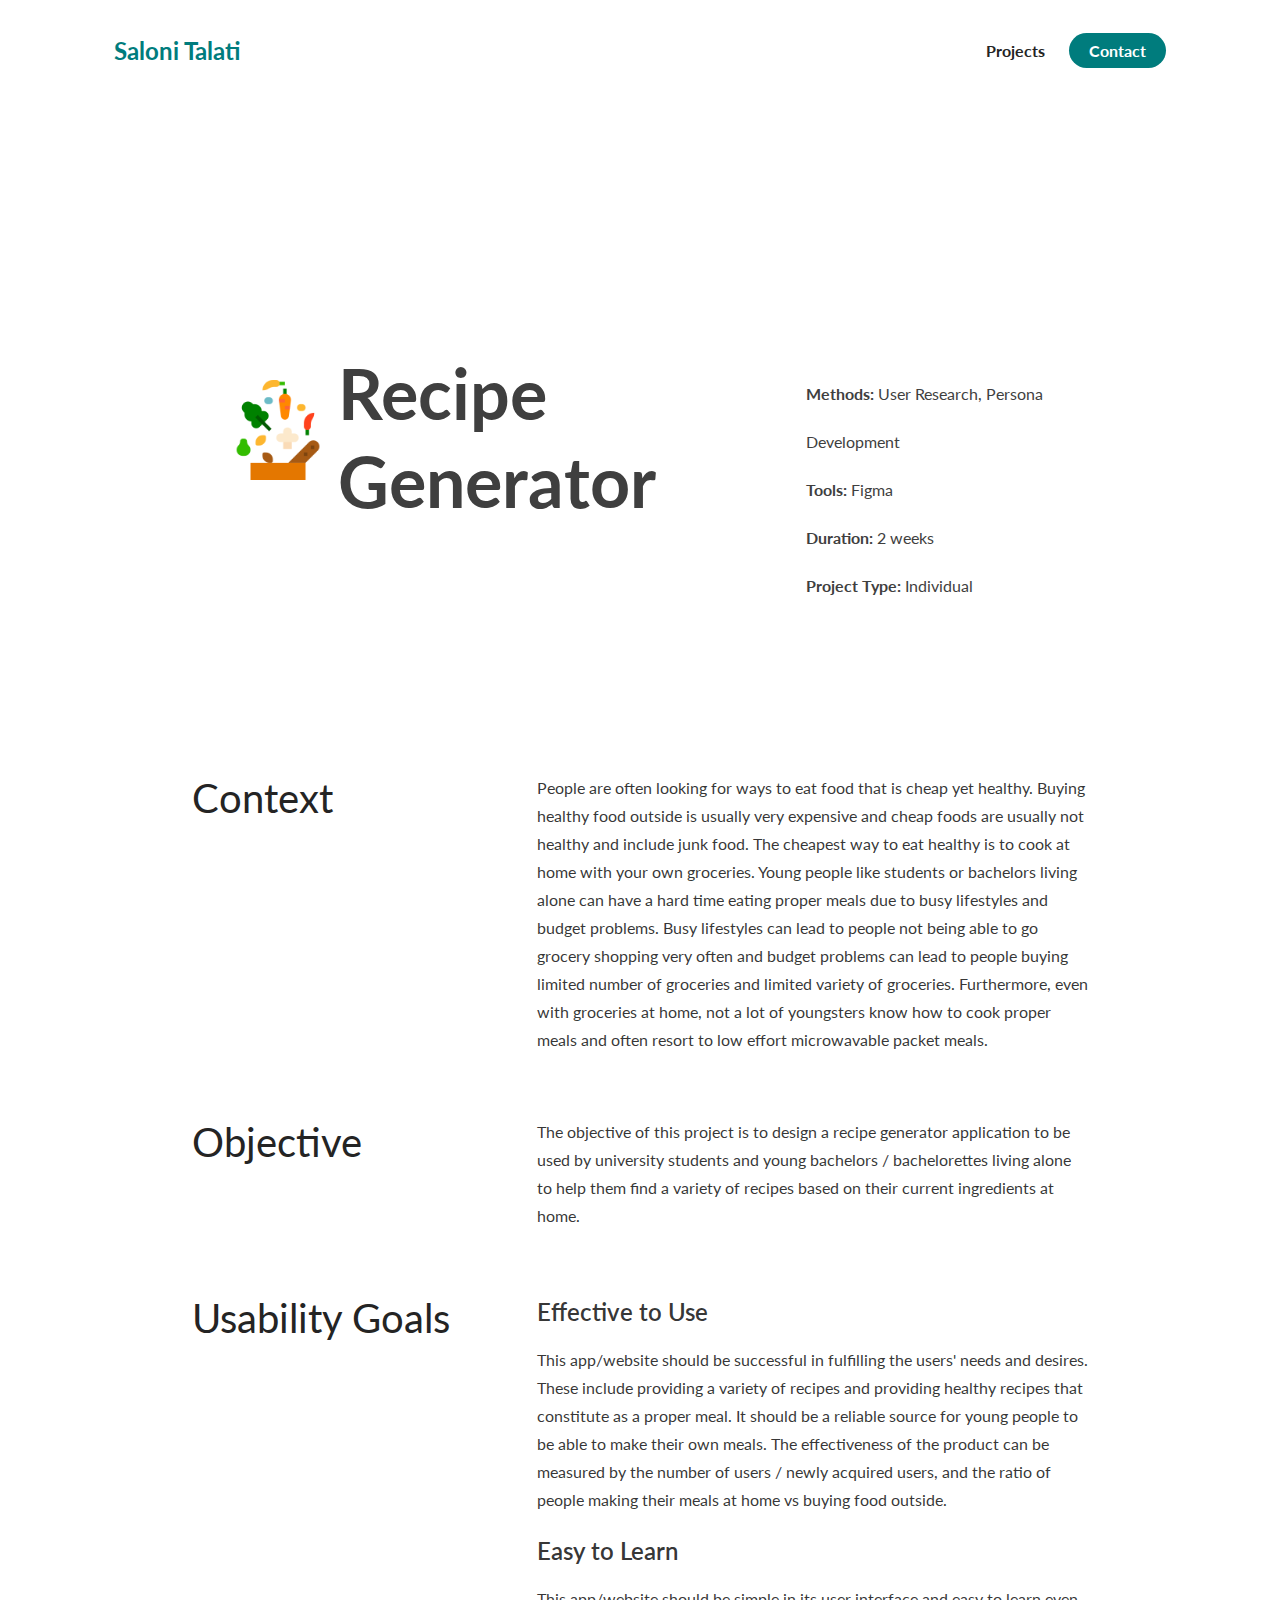
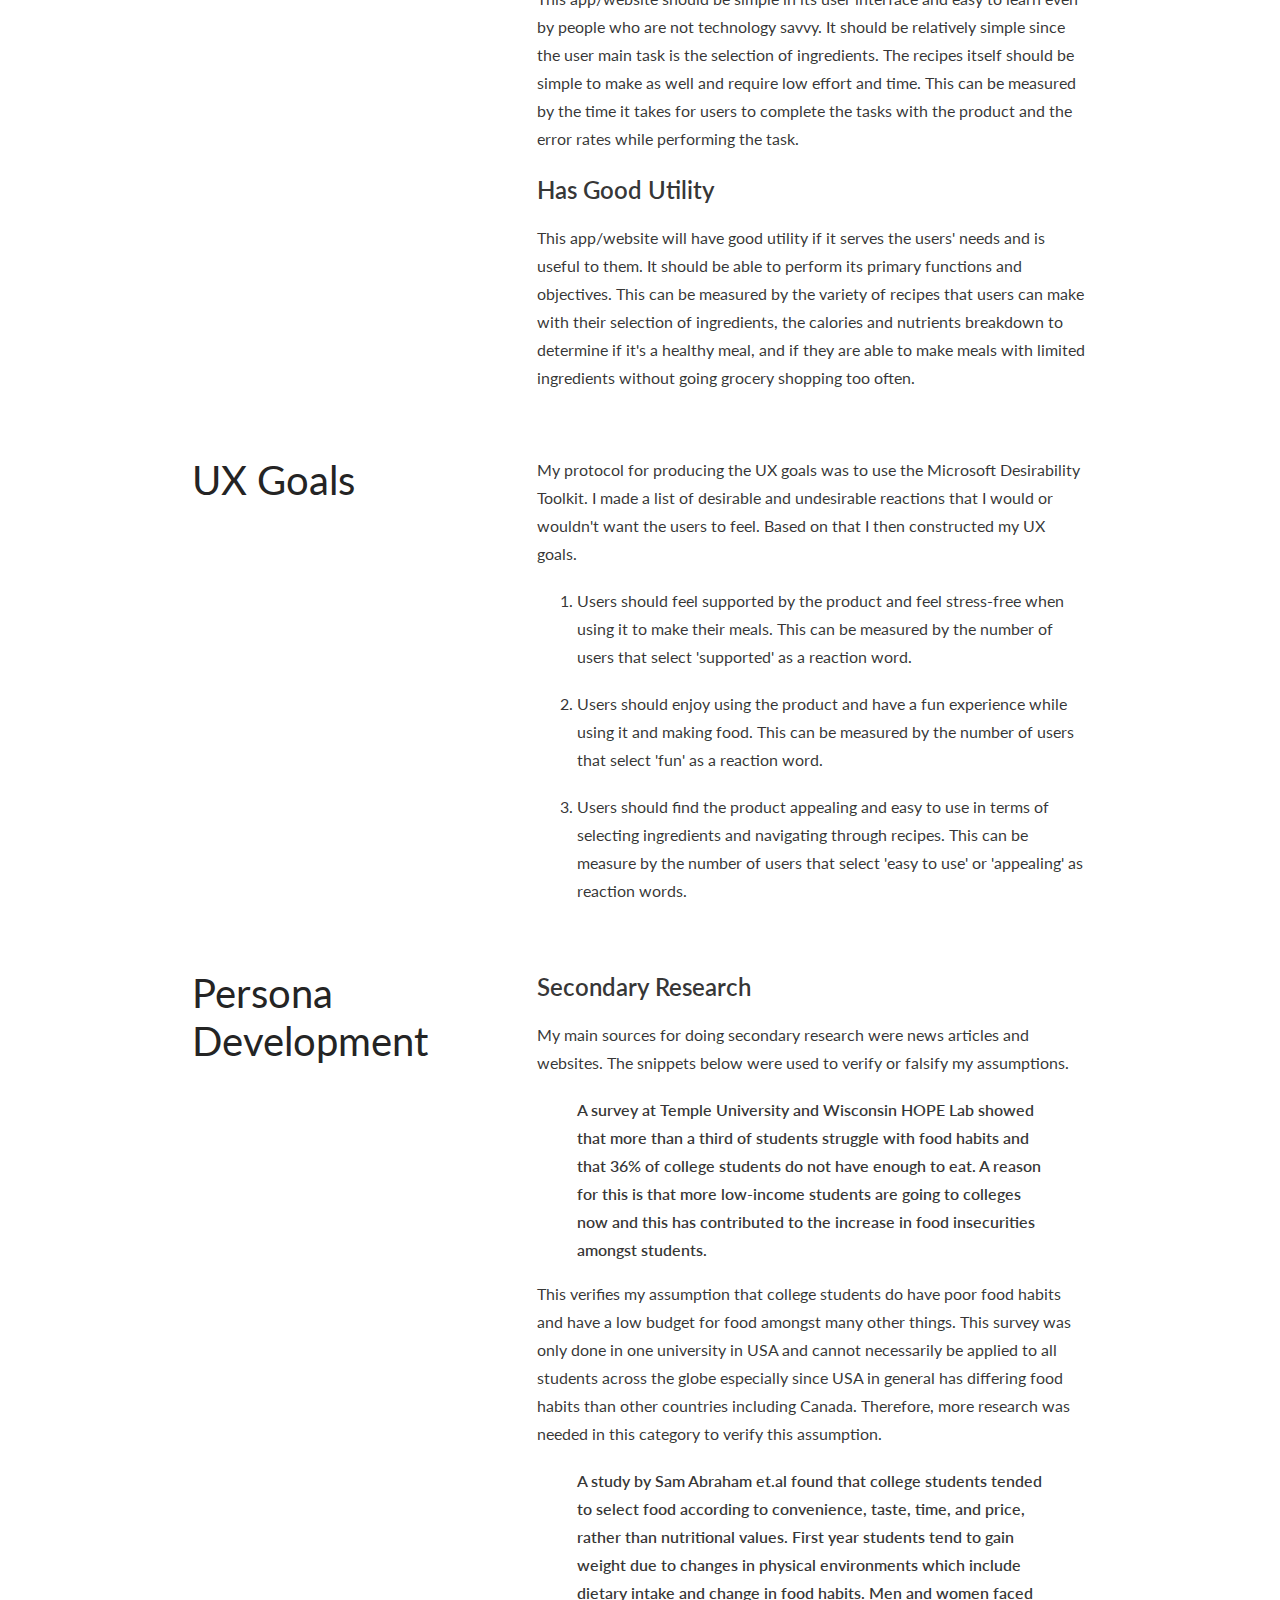
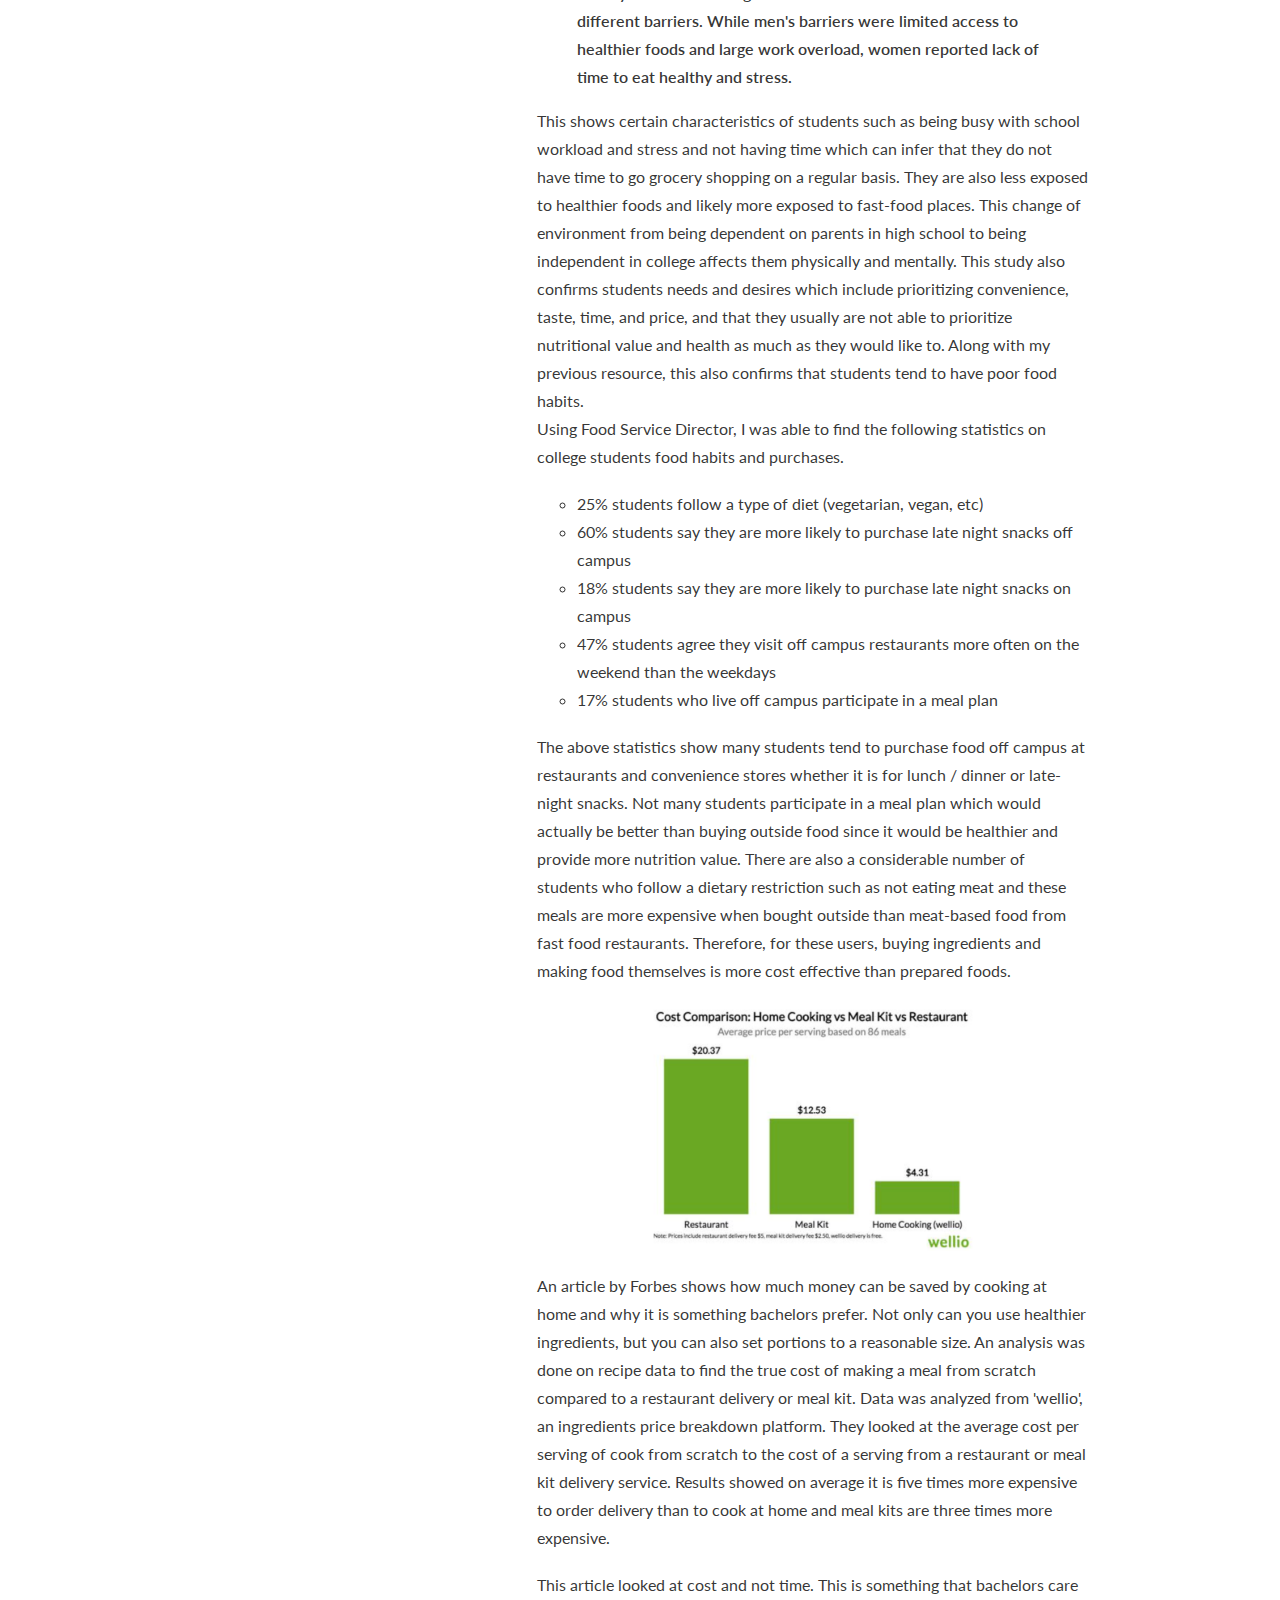
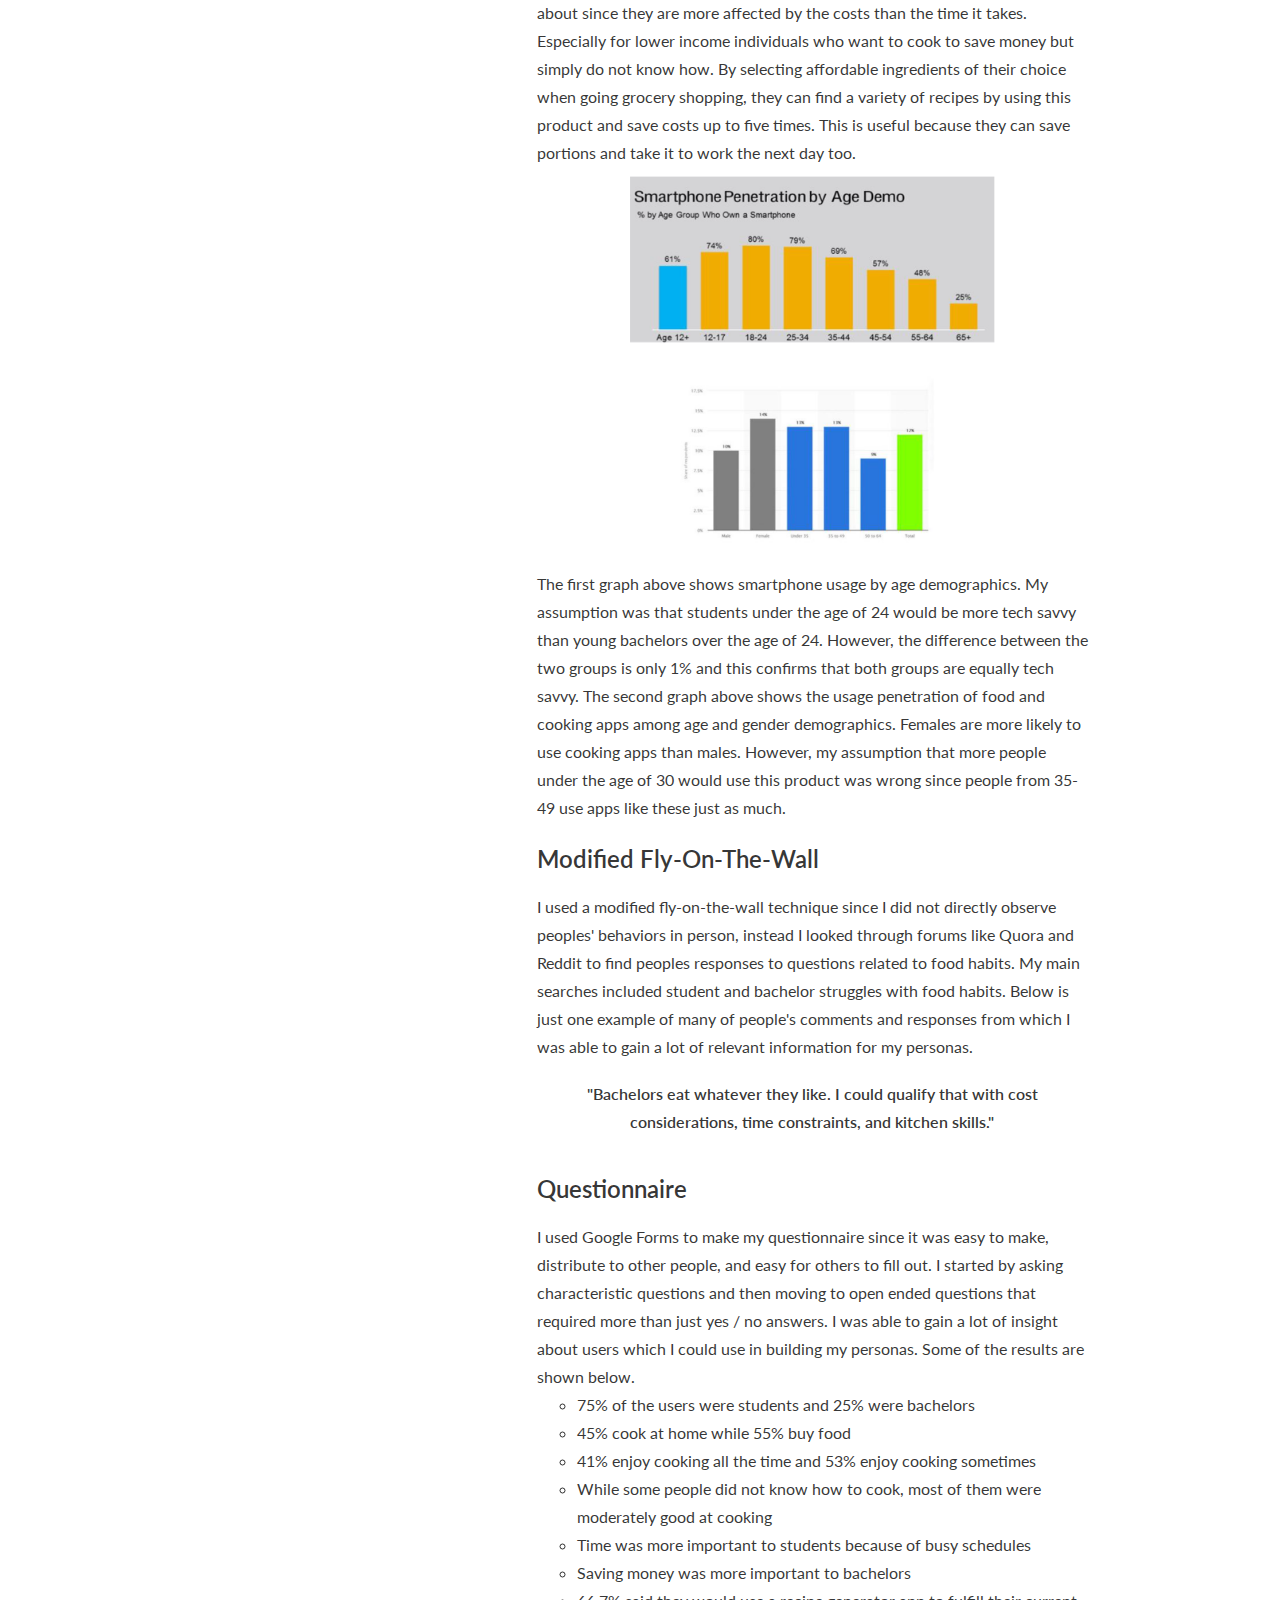
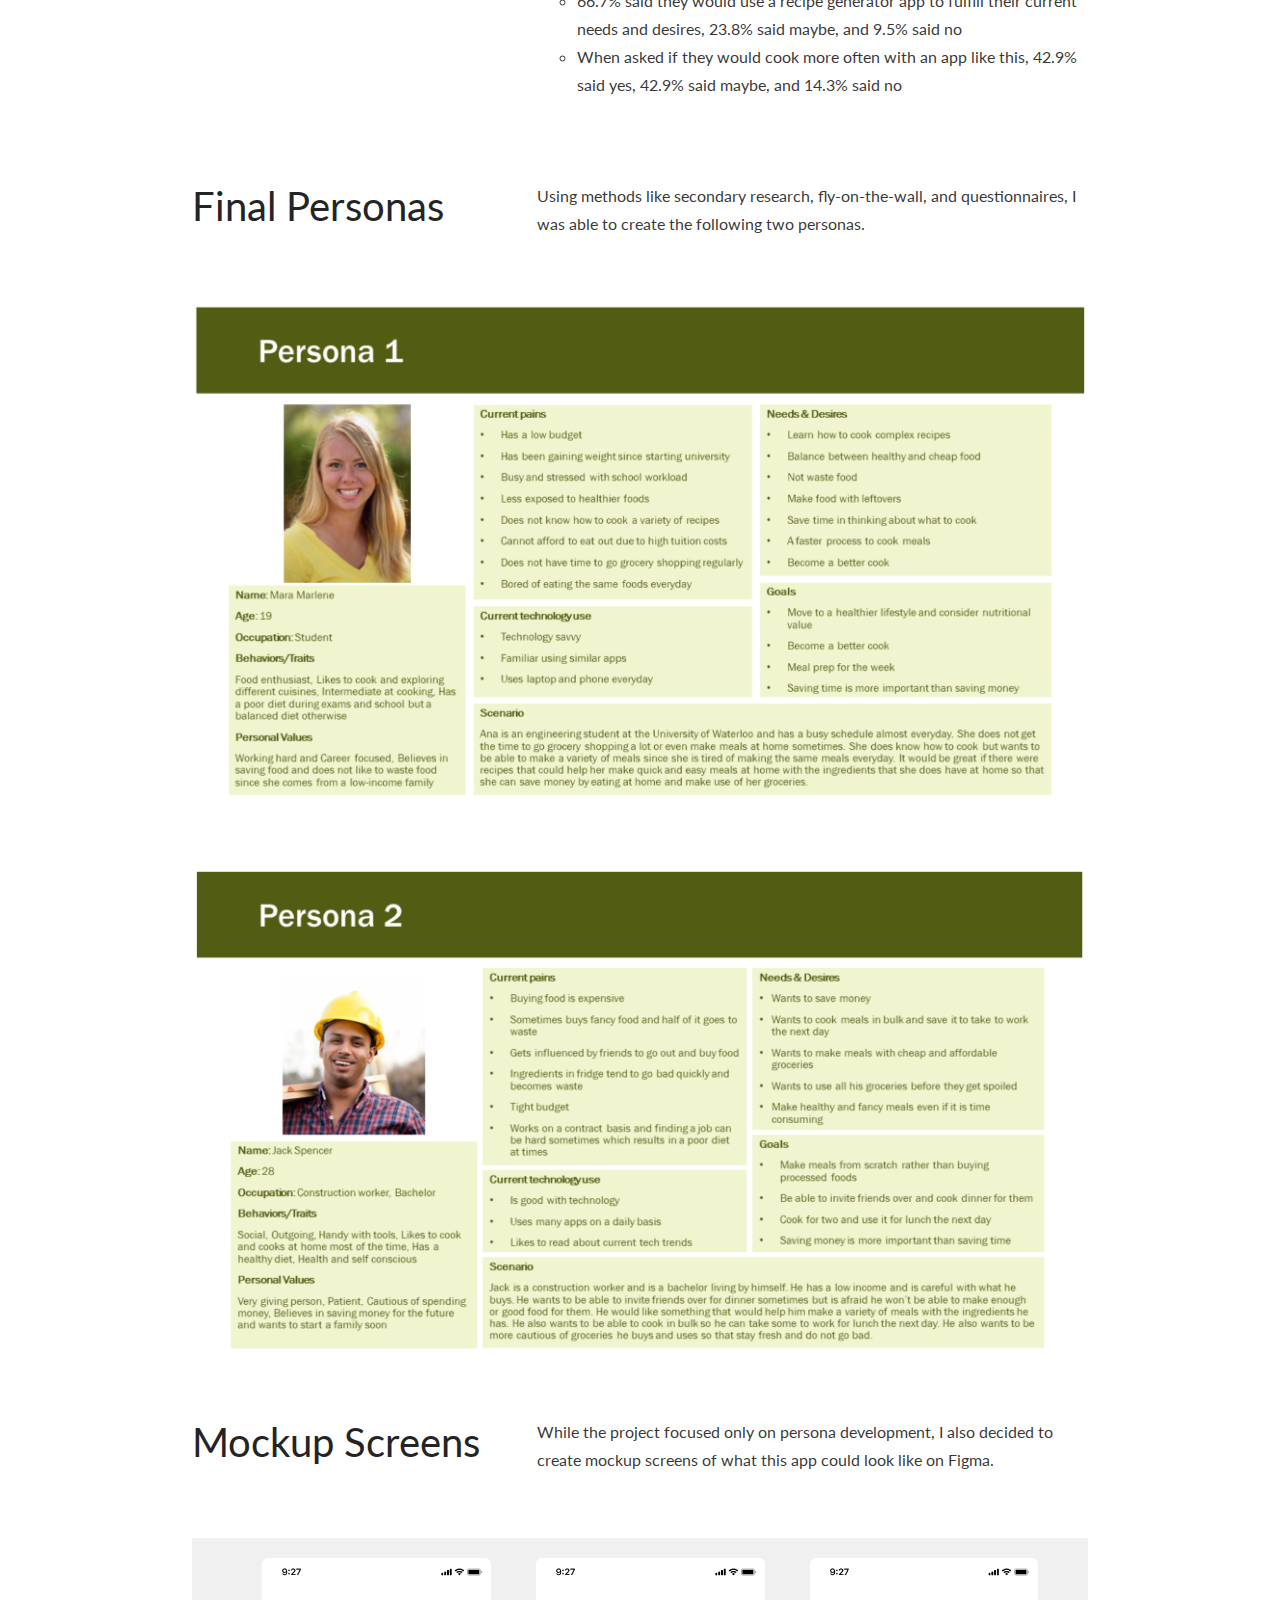
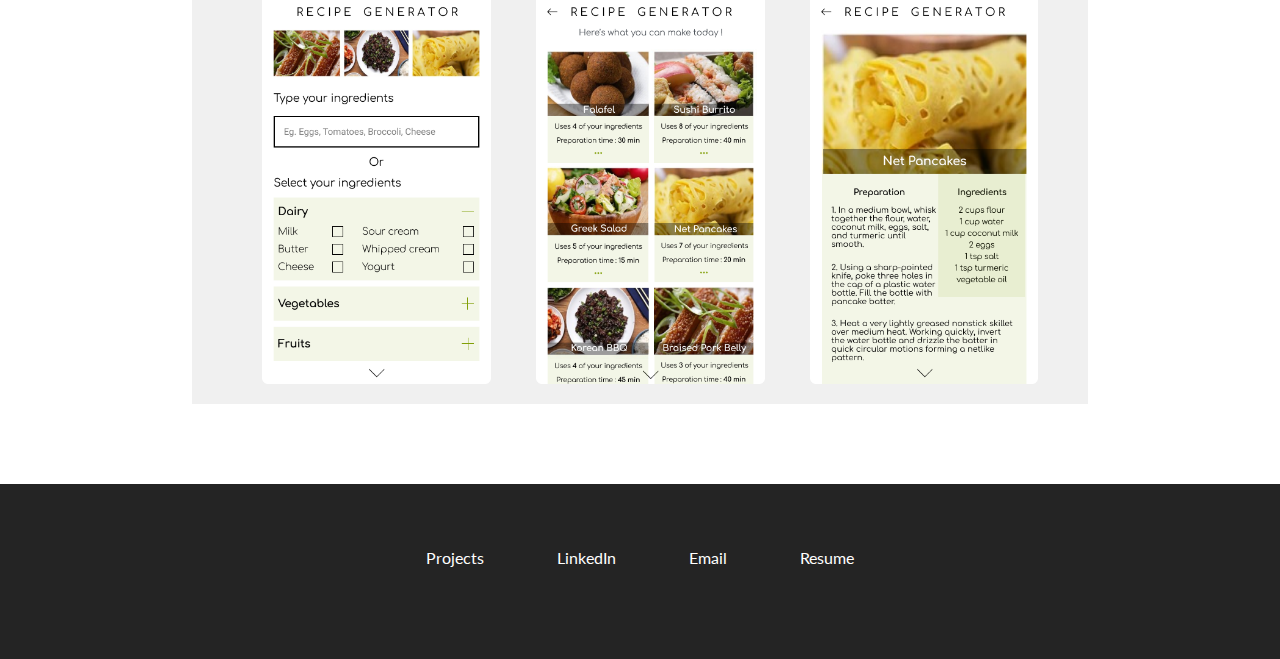
<file: recipe-generator.html>
<html>
    <head>
        <title>Recipe Generator</title>
        <link rel="stylesheet" href="styles.css">
        <!-- <link rel="stylesheet" href="https://www.w3schools.com/w3css/4/w3.css"> -->
        
    </head>
    <body>
        <section>
            <nav>
                <div class="personal__logo"><a href="index.html" style="color: #007c7d;">Saloni Talati</a></div>
                <ul class="nav__link--list">
                    <!-- <li class="nav__link li-home">
                        <a href="#languages" class="
                        nav__link--anchor
                        link__hover-effect
                        link__hover-effect--black
                        ">Languages</a>
                    </li> -->
                    <li class="nav__link li-home">
                        <a href="index.html#projects" class="
                        nav__link--anchor
                        link__hover-effect
                        link__hover-effect--black
                        ">Projects</a>
                    </li>
                    <li class="nav__link li-home">
                        <a href="mailto:email@email.com" class="
                        nav__link--anchor
                        nav__link--anchor-primary
                        ">Contact</a>
                    </li>
                </ul>
            </nav>
        </section>
    <div class="container">
        <div class="prj-img">
            <div style="display: flex; align-items: flex-start;">
            <img src="./Assets/ingredients.png" style="max-width: 100px; max-height: 100px; margin-right: 10px; margin-top: 230px; margin-left: 4rem;" alt="">
            <h1 style="margin-top: 200px; font-size: 70px; color: rgb(63, 63, 63); text-align: left;">Recipe <br> Generator</h1>
            <h4 style="margin-left: 150px; margin-top: 220px; color: rgb(63, 63, 63); ">
                <ul style="list-style-type: none; text-align: left;">
                    <li style="font-style: normal; font-weight: 400; line-height: 3rem;"><b>Methods: </b>User Research, Persona Development</li>
                    <li style="font-style: normal; font-weight: 400; line-height: 3rem;"><b>Tools: </b>Figma</li>
                    <li style="font-style: normal; font-weight: 400; line-height: 3rem;"><b>Duration: </b>2 weeks</li>
                    <li style="font-style: normal; font-weight: 400; line-height: 3rem;"><b>Project Type: </b>Individual</li>
                </ul>
            </h4>
        </div>
        </div>
       
        <div class="prj-section">
            <div class="prj-subtitle">
                <h5>Context</h5>
            </div>
            <div class="prj-content">
                
                <p class="prj-para">
                    People are often looking for ways to eat food that is cheap yet healthy. 
                    Buying healthy food outside is usually very expensive and cheap foods are 
                    usually not healthy and include junk food. The cheapest way to eat healthy 
                    is to cook at home with your own groceries. Young people like students or 
                    bachelors living alone can have a hard time eating proper meals due to busy 
                    lifestyles and budget problems. Busy lifestyles can lead to people not being 
                    able to go grocery shopping very often and budget problems can lead to people 
                    buying limited number of groceries and limited variety of groceries. Furthermore, 
                    even with groceries at home, not a lot of youngsters know how to cook proper 
                    meals and often resort to low effort microwavable packet meals. 
                </p>
            </div>
        </div>

        <div class="prj-section">
            <div class="prj-subtitle">
                <h5>Objective</h5>
            </div>
            <div class="prj-content">
                <p class="prj-para">
                    The objective of this project is to design a recipe generator application 
                    to be used by university students and young bachelors / bachelorettes living alone 
                    to help them find a variety of recipes based on their current ingredients at home. 
                </p>
            </div>
        </div>

        <div class="prj-section">
            <div class="prj-subtitle">
                <h5>Usability Goals</h5>
            </div>
            <div class="prj-content">
                <p class="callout">Effective to Use</p>
                <p class="prj-para">
                    This app/website should be successful in fulfilling the users' needs and desires. 
                    These include providing a variety of recipes and providing healthy recipes that 
                    constitute as a proper meal. It should be a reliable source for young people to 
                    be able to make their own meals. The effectiveness of the product can be measured 
                    by the number of users / newly acquired users, and the ratio of people making 
                    their meals at home vs buying food outside. 
                </p> <br>
                <p class="callout">Easy to Learn</p>
                <p class="prj-para">
                    This app/website should be simple in its user interface and easy to learn even 
                    by people who are not technology savvy. It should be relatively simple since 
                    the user main task is the selection of ingredients. The recipes itself should be 
                    simple to make as well and require low effort and time. This can be measured by 
                    the time it takes for users to complete the tasks with the product and the error 
                    rates while performing the task.
                </p> <br>
                <p class="callout">Has Good Utility</p>
                <p class="prj-para">
                    This app/website will have good utility if it serves the users' needs and is 
                    useful to them. It should be able to perform its primary functions and objectives. 
                    This can be measured by the variety of recipes that users can make with their selection 
                    of ingredients, the calories and nutrients breakdown to determine if it's a healthy 
                    meal, and if they are able to make meals with limited ingredients without going grocery 
                    shopping too often.
                </p>
            </div>
        </div>

        <div class="prj-section">
            <div class="prj-subtitle">
                <h5>UX Goals</h5>
            </div>
            <div class="prj-content">
                <p class="prj-para">
                    My protocol for producing the UX goals was to use the Microsoft Desirability Toolkit. 
                    I made a list of desirable and undesirable reactions that I would or wouldn't want the users to feel. 
                    Based on that I then constructed my UX goals. </p> <br>
                    <ol style="margin-left: 40px;">
                        <li class="ordered-list">Users should feel supported by the product and feel stress-free when using it 
                            to make their meals. This can be measured by the number of users that select 
                            'supported' as a reaction word. </li> <br>
                        <li class="ordered-list">Users should enjoy using the product and have a fun experience while using it 
                            and making food. This can be measured by the number of users that select 'fun' 
                            as a reaction word.</li> <br>
                        <li class="ordered-list">Users should find the product appealing and easy to use in terms of selecting 
                            ingredients and navigating through recipes. This can be measure by the number of 
                            users that select 'easy to use' or 'appealing' as reaction words.</li>
                    </ol>
            </div>
        </div>

        <div class="prj-section">
            <div class="prj-subtitle">
                <h5>Persona Development</h5>
            </div>
            <div class="prj-content">
                <p class="callout">Secondary Research</p>
                <p class="prj-para">
                    My main sources for doing secondary research were news articles and websites. The snippets below were 
                    used to verify or falsify my assumptions.
                </p> <br>
                <p class="callout-2">
                    A survey at Temple University and Wisconsin HOPE Lab showed that more than a third of students struggle 
                    with food habits and that 36% of college students do not have enough to eat. A reason for this is that 
                    more low-income students are going to colleges now and this has contributed to the increase in food 
                    insecurities amongst students. 
                </p>
                <p class="prj-para">
                    This verifies my assumption that college students do have poor food habits and have a low budget for 
                    food amongst many other things. This survey was only done in one university in USA and cannot necessarily 
                    be applied to all students across the globe especially since USA in general has differing food habits than 
                    other countries including Canada. Therefore, more research was needed in this category to verify this assumption. 
                </p> <br>
                <p class="callout-2">
                    A study by Sam Abraham et.al found that college students tended to select food according to convenience, 
                    taste, time, and price, rather than nutritional values. First year students tend to gain weight due to 
                    changes in physical environments which include dietary intake and change in food habits. Men and women 
                    faced different barriers. While men's barriers were limited access to healthier foods and large work 
                    overload, women reported lack of time to eat healthy and stress.
                </p>
                <p class="prj-para">
                    This shows certain characteristics of students such as being busy with school workload and stress and 
                    not having time which can infer that they do not have time to go grocery shopping on a regular basis. 
                    They are also less exposed to healthier foods and likely more exposed to fast-food places. 
                    This change of environment from being dependent on parents in high school to being independent in 
                    college affects them physically and mentally. This study also confirms students needs and desires 
                    which include prioritizing convenience, taste, time, and price, and that they usually are not able 
                    to prioritize nutritional value and health as much as they would like to. Along with my previous resource, 
                    this also confirms that students tend to have poor food habits.
                </p>
                <p class="prj-para">
                    Using Food Service Director, I was able to find the following statistics on college students food habits and purchases. </p> <br>
                    <ul class="prj-para">
                        <li class="prj-bullets">25% students follow a type of diet (vegetarian, vegan, etc)</li>
                        <li class="prj-bullets">60% students say they are more likely to purchase late night snacks off campus</li>
                        <li class="prj-bullets">18% students say they are more likely to purchase late night snacks on campus </li>
                        <li class="prj-bullets">47% students agree they visit off campus restaurants more often on the weekend than the weekdays </li>
                        <li class="prj-bullets">17% students who live off campus participate in a meal plan </li>
                    </ul> <br>
                <p class="prj-para">
                    The above statistics show many students tend to purchase food off campus at restaurants and convenience 
                    stores whether it is for lunch / dinner or late-night snacks. Not many students participate in a meal 
                    plan which would actually be better than buying outside food since it would be healthier and provide 
                    more nutrition value. There are also a considerable number of students who follow a dietary restriction 
                    such as not eating meat and these meals are more expensive when bought outside than meat-based food from 
                    fast food restaurants. Therefore, for these users, buying ingredients and making food themselves is more 
                    cost effective than prepared foods.
                </p> <br>
                <img src="./Assets/rg-greengraph.PNG" style="display: block; margin-left: auto; margin-right: auto; width: 60%;" alt=""> <br>
                <p class="prj-para">
                    An article by Forbes shows how much money can be saved by cooking at home and why it is something bachelors 
                    prefer. Not only can you use healthier ingredients, but you can also set portions to a reasonable size. 
                    An analysis was done on recipe data to find the true cost of making a meal from scratch compared to a 
                    restaurant delivery or meal kit. Data was analyzed from 'wellio', an ingredients price breakdown platform. 
                    They looked at the average cost per serving of cook from scratch to the cost of a serving from a restaurant 
                    or meal kit delivery service. Results showed on average it is five times more expensive to order delivery 
                    than to cook at home and meal kits are three times more expensive.
                </p> <br>
                <p class="prj-para">
                    This article looked at cost and not time. This is something that bachelors care about since they are more 
                    affected by the costs than the time it takes. Especially for lower income individuals who want to cook to 
                    save money but simply do not know how. By selecting affordable ingredients of their choice when going 
                    grocery shopping, they can find a variety of recipes by using this product and save costs up to five times. 
                    This is useful because they can save portions and take it to work the next day too.  
                </p>
                <img src="./Assets/rg-phonegraph.PNG" style="display: block; margin-left: auto; margin-right: auto; width: 70%;" alt=""> <br>
                <img src="./Assets/rg-graph3.PNG" style="display: block; margin-left: auto; margin-right: auto; width: 50%;" alt=""> <br>
                <p class="prj-para">
                    The first graph above shows smartphone usage by age demographics. My assumption was that students under 
                    the age of 24 would be more tech savvy than young bachelors over the age of 24. However, the difference 
                    between the two groups is only 1% and this confirms that both groups are equally tech savvy. The second 
                    graph above shows the usage penetration of food and cooking apps among age and gender demographics. 
                    Females are more likely to use cooking apps than males. However, my assumption that more people under 
                    the age of 30 would use this product was wrong since people from 35-49 use apps like these just as much.
                </p> <br>
                <p class="callout">Modified Fly-On-The-Wall</p>
                <p class="prj-para">
                    I used a modified fly-on-the-wall technique since I did not directly observe peoples' behaviors in person, 
                    instead I looked through forums like Quora and Reddit to find peoples responses to questions related to food 
                    habits. My main searches included student and bachelor struggles with food habits. Below is just one example 
                    of many of people's comments and responses from which I was able to gain a lot of relevant information for my personas. 
                </p> <br>
                <p class="callout-2" style="text-align: center;">
                    "Bachelors eat whatever they like. I could qualify that with cost considerations, time constraints, and kitchen skills." 
                </p> <br>
                <p class="callout">Questionnaire</p>
                <p class="prj-para">
                    I used Google Forms to make my questionnaire since it was easy to make, distribute to other people, and 
                    easy for others to fill out. I started by asking characteristic questions and then moving to open ended 
                    questions that required more than just yes / no answers. I was able to gain a lot of insight about users 
                    which I could use in building my personas. Some of the results are shown below. 
                    <ul class="prj-para">
                        <li class="prj-bullets">75% of the users were students and 25% were bachelors</li>
                        <li class="prj-bullets">45% cook at home while 55% buy food</li>
                        <li class="prj-bullets">41% enjoy cooking all the time and 53% enjoy cooking sometimes </li>
                        <li class="prj-bullets">While some people did not know how to cook, most of them were moderately good at cooking</li>
                        <li class="prj-bullets">Time was more important to students because of busy schedules</li>
                        <li class="prj-bullets">Saving money was more important to bachelors</li>
                        <li class="prj-bullets">66.7% said they would use a recipe generator app to fulfill their current needs and desires, 23.8% said maybe, and 9.5% said no</li>
                        <li class="prj-bullets">When asked if they would cook more often with an app like this, 42.9% said yes, 42.9% said maybe, and 14.3% said no</li>
                    </ul> 
                </p> <br>
            </div>
        </div>
        <div class="prj-section">
            <div class="prj-subtitle">
                <h5>Final Personas</h5>
            </div>
            <div class="prj-content">
                <p class="prj-para">
                    Using methods like secondary research, fly-on-the-wall, and questionnaires, I was able to create the following two personas.
                </p>
            </div>
        </div>
        <div class="prj-section">
            <img src="./Assets/persona1.PNG" style="display: block; margin-left: auto; margin-right: auto; width: 100%;" alt=""> 
        </div>
        <div class="prj-section">
            <img src="./Assets/persona2.PNG" style="display: block; margin-left: auto; margin-right: auto; width: 100%;" alt=""> 
        </div>
        <div class="prj-section">
            <div class="prj-subtitle">
                <h5>Mockup Screens</h5>
            </div>
            <div class="prj-content">
                <p class="prj-para">
                    While the project focused only on persona development, I also decided to create mockup screens of what this app could look like on Figma.
                </p>
            </div>
        </div>
        <div class="prj-section" style="background-color: rgba(0, 0, 0, 0.06);">
            <img src="./Assets/Selection (1).png" class="recipe-mockups" style="margin-left: 50px;" alt="">
            <img src="./Assets/List (1).png" class="recipe-mockups"  alt="">
            <img src="./Assets/Recipe (1).png" class="recipe-mockups"  alt="">
        </div>
    </div>
    <footer>
        <div class="row footer__row">
            <!-- <a href="#" class="footer__anchor">
                <figure class="footer__logo">
                    <img src="./Assets/logo.svg" class="footer__logo--img" alt="">
                </figure>
                <span class="footer__logo--popper">
                    Top
                    <i class="fas fa-arrow-up"></i>
                </span>
            </a> -->
            <div class="footer__social--list">
                <a href="index.html#projects" class="
                footer__social--link
                link__hover-effect
                link__hover-effect--white"
                >Projects</a>
            <a href="https://www.linkedin.com/in/saloni-talati/" class="
            footer__social--link
            link__hover-effect
            link__hover-effect--white"
            target="_blank">LinkedIn</a>
            <a href="mailto:email@email.com" class="
            footer__social--link
            link__hover-effect
            link__hover-effect--white"
            target="_blank">Email</a>
            <a href="./Assets/Resume_Saloni_Talati.pdf" class="
            footer__social--link
            link__hover-effect
            link__hover-effect--white"
            target="_blank">Resume</a>
        </div>
        <!-- <div class="footer__copyright">Copyright © 2021 Saloni Talati</div> -->
    </footer>
    </body>
</html>
</file>
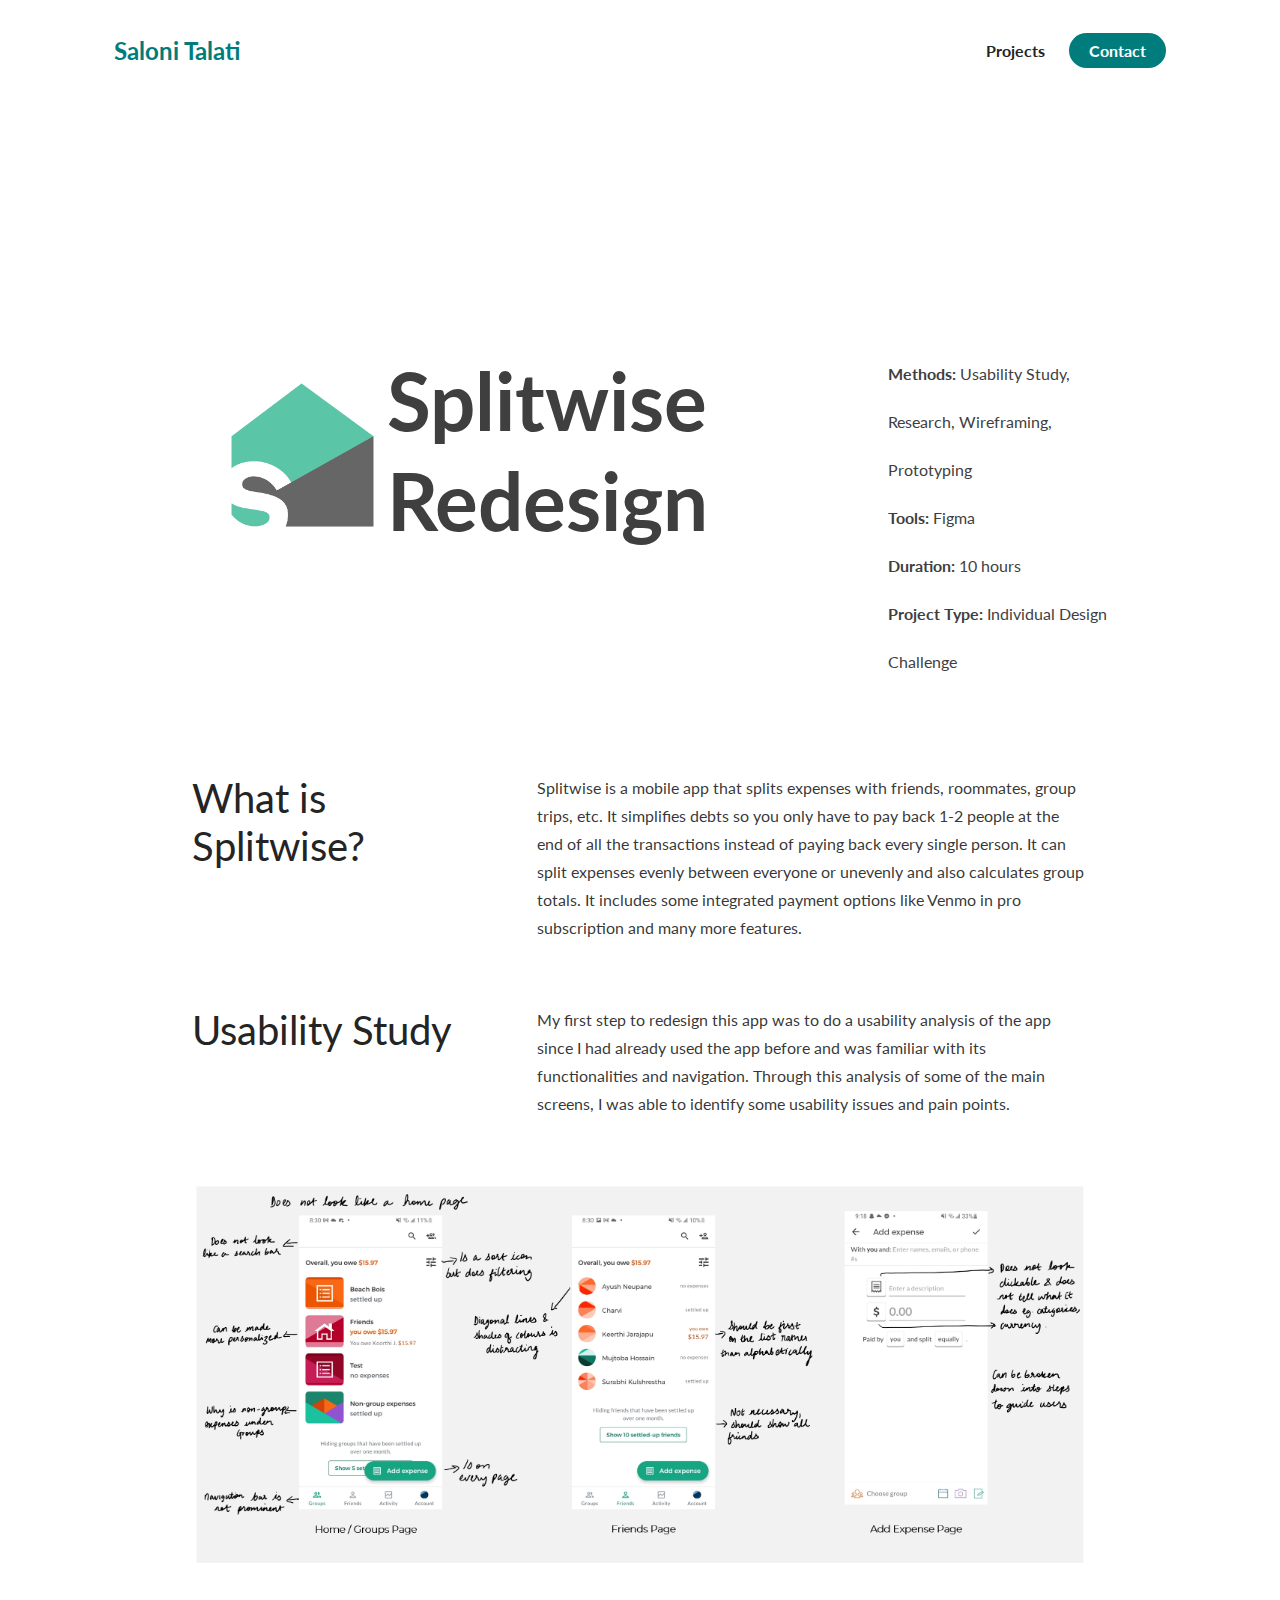
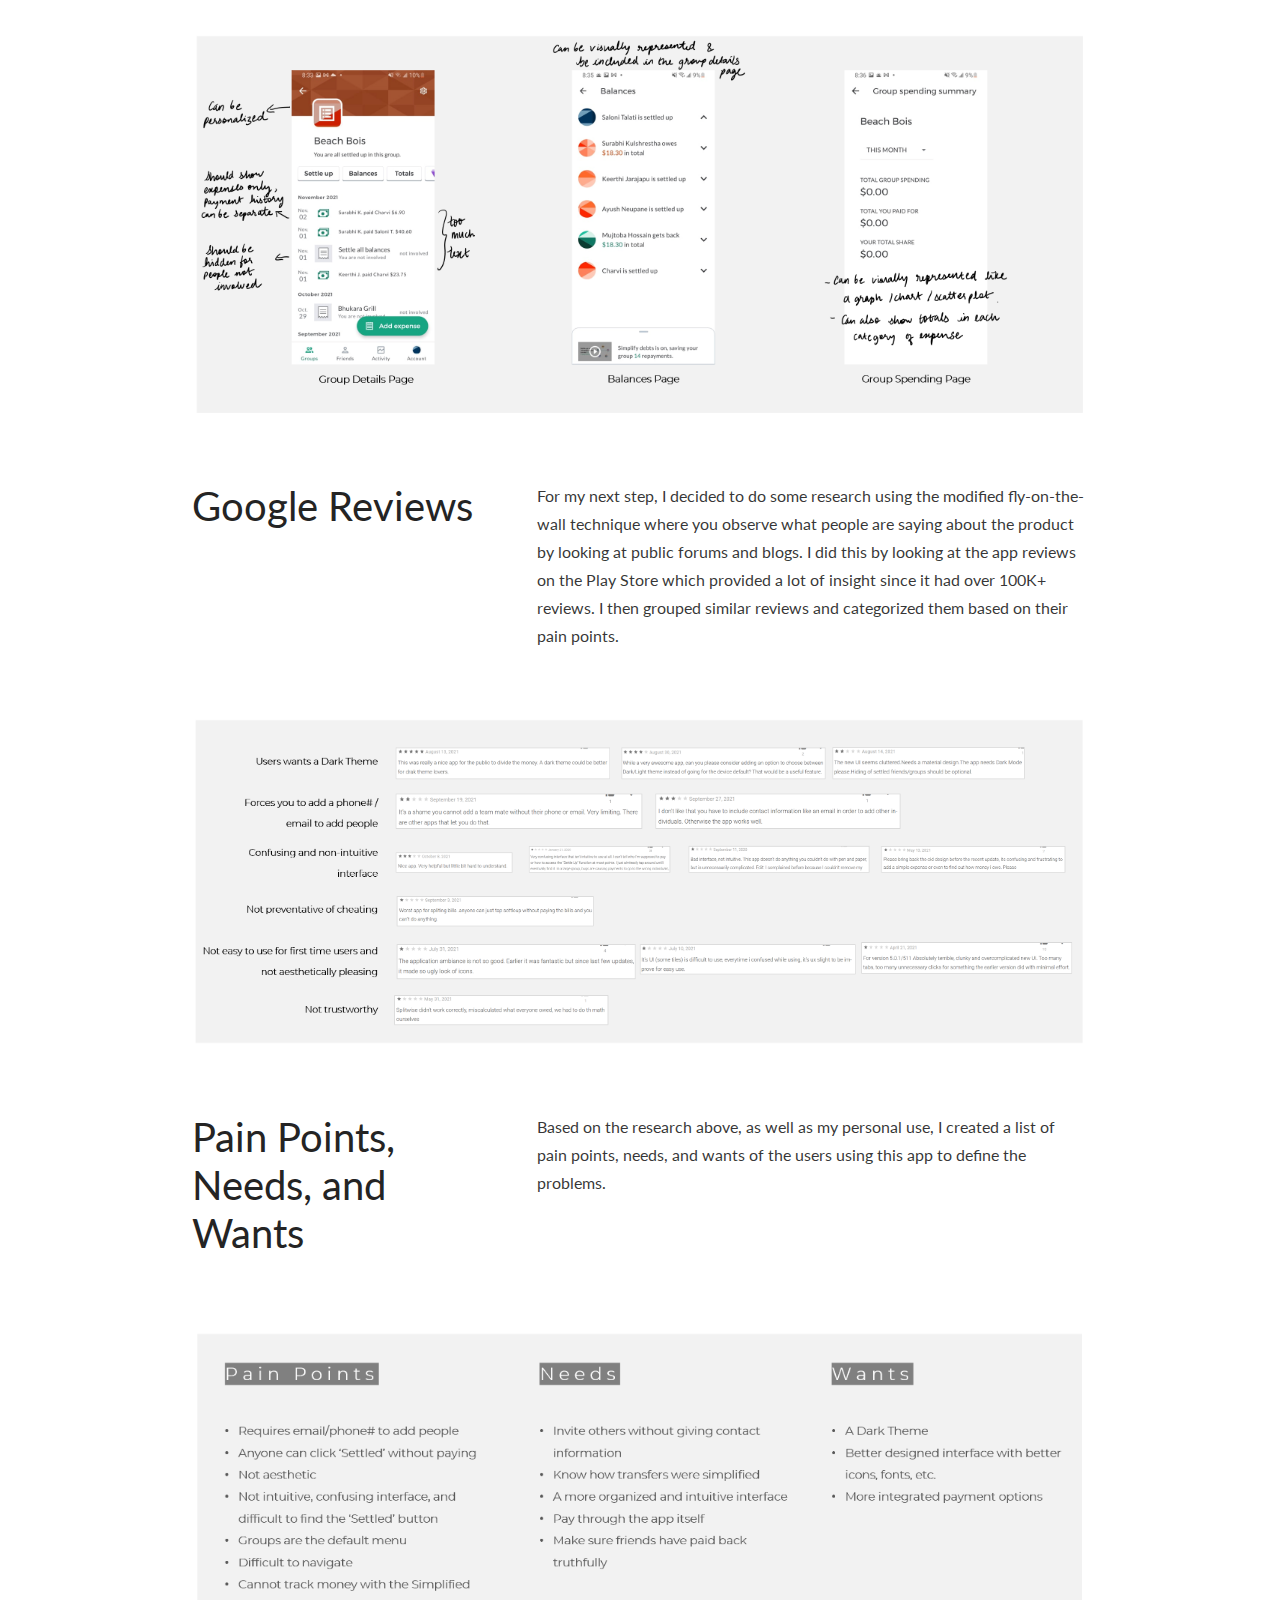
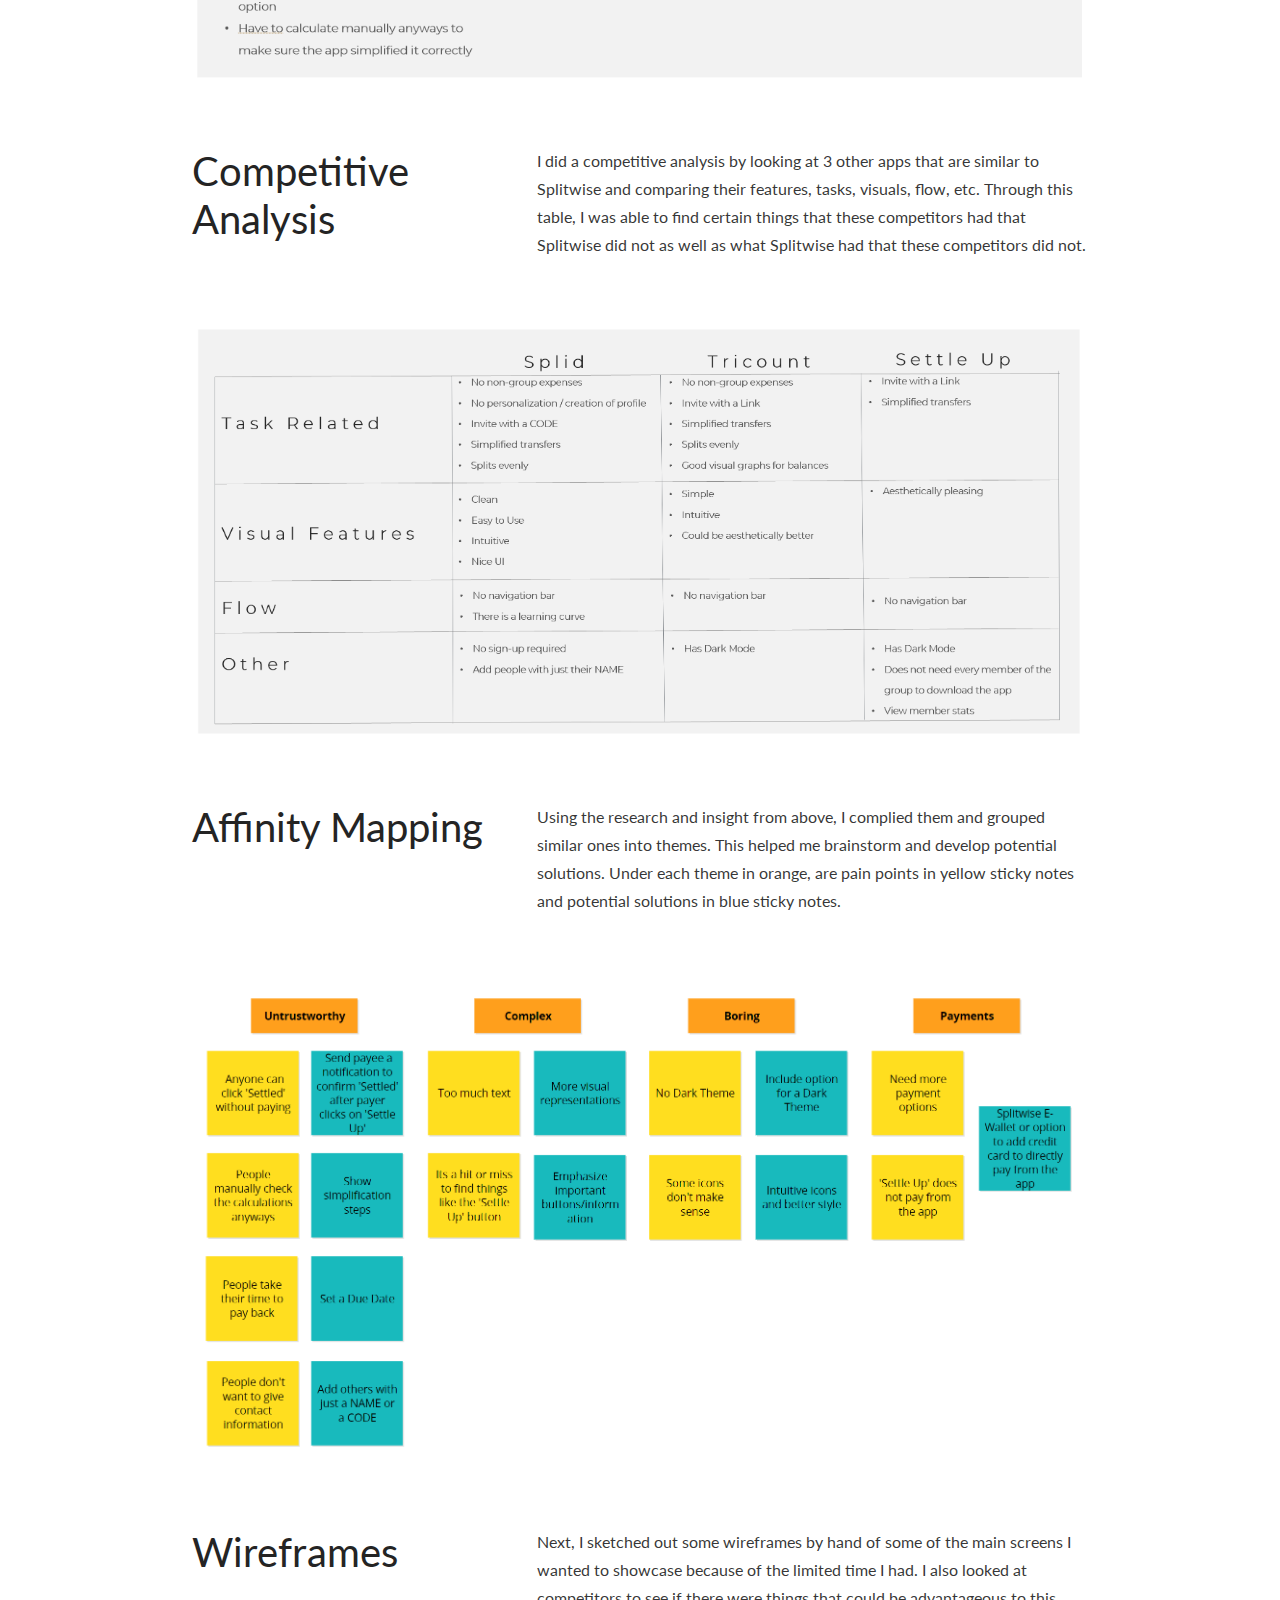
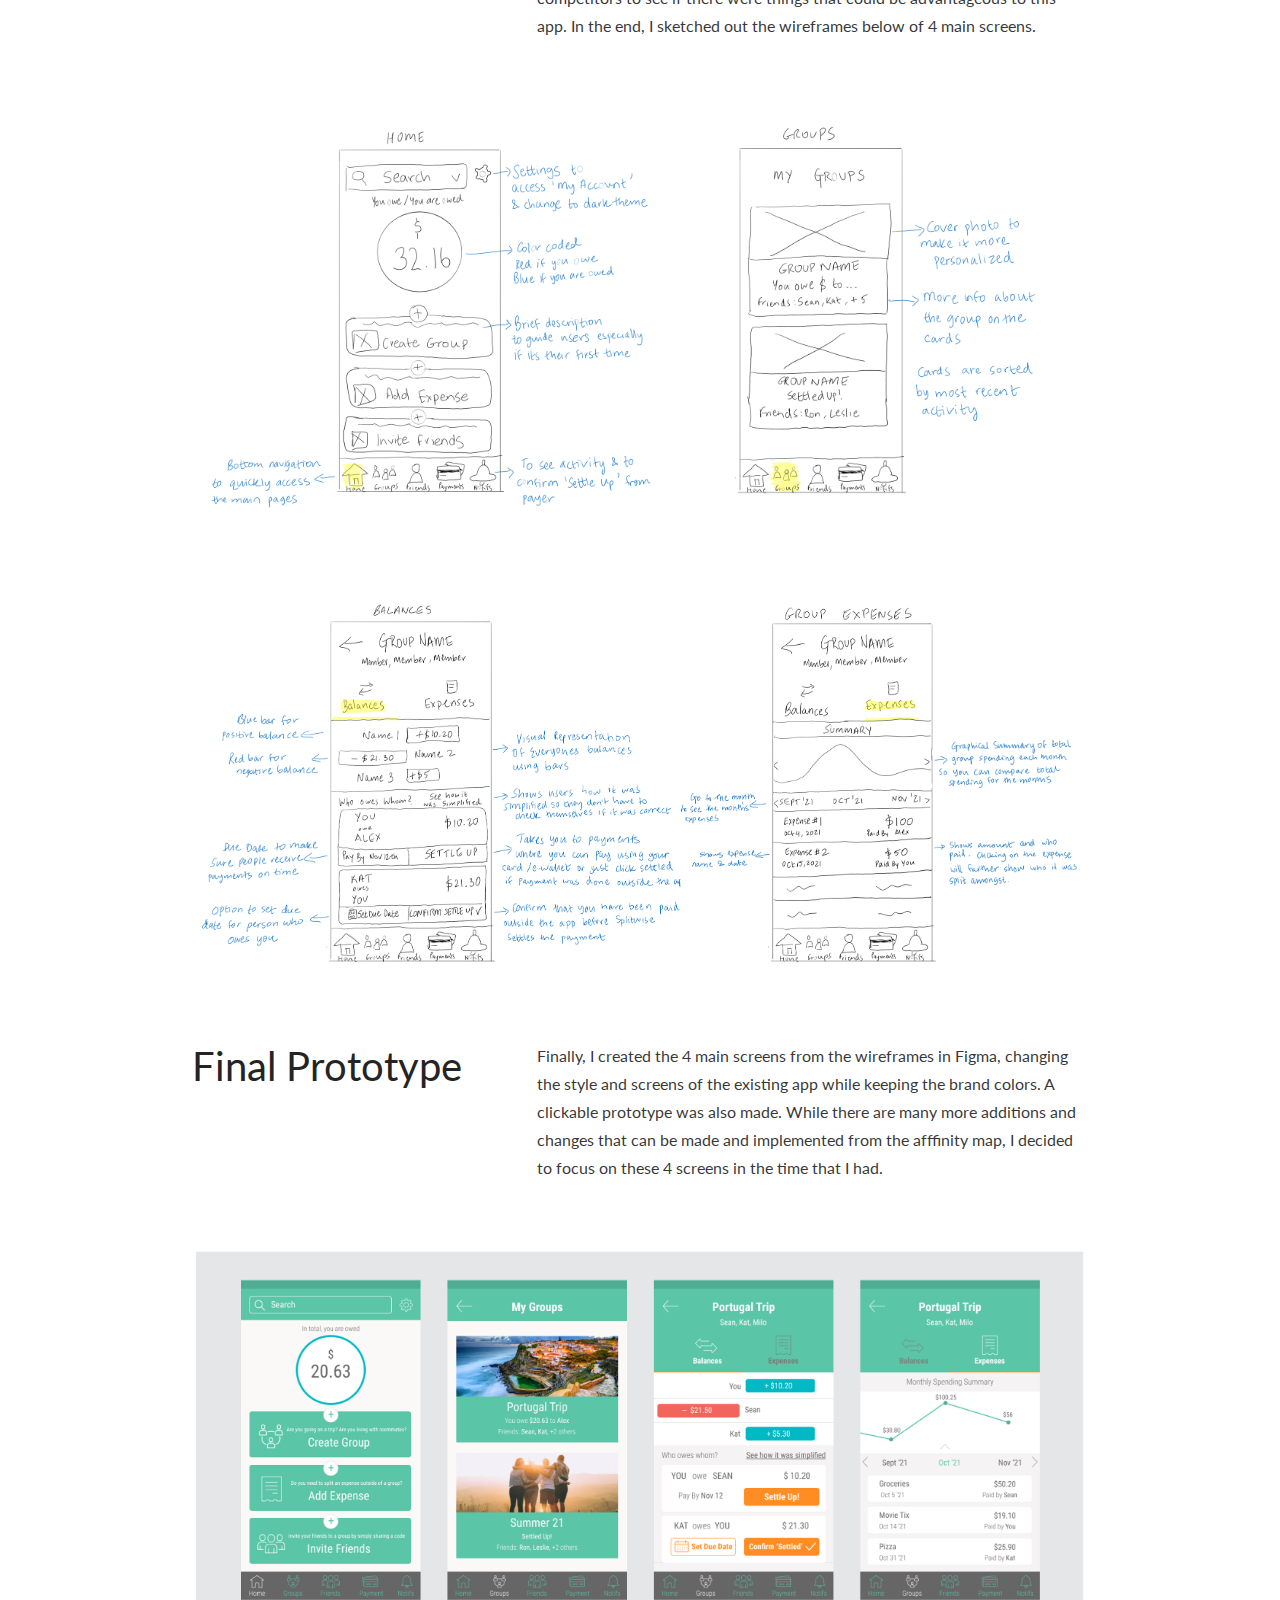
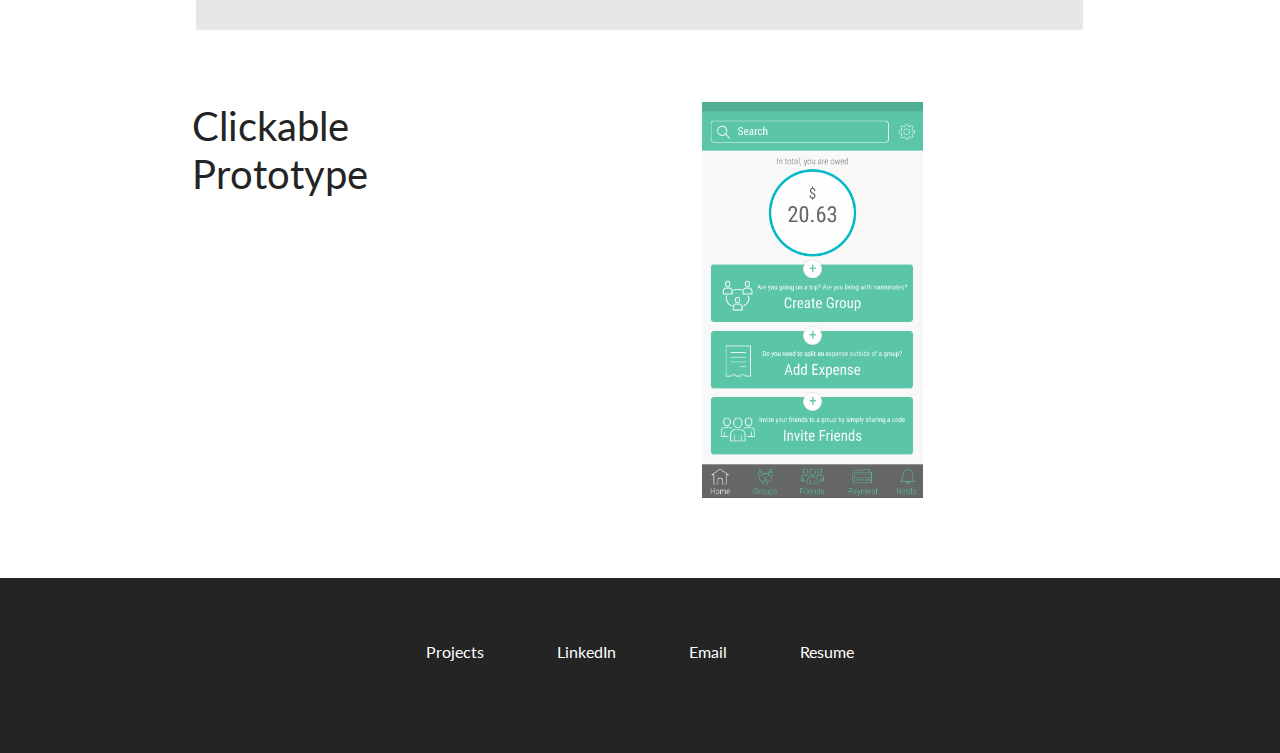
<file: splitwise.html>
<html>
    <head>
        <title>Splitwise</title>
        <link rel="stylesheet" href="styles.css">
        <!-- <link rel="stylesheet" href="https://www.w3schools.com/w3css/4/w3.css"> -->
        
    </head>
    <body>
        <section>
            <nav>
                <div class="personal__logo"><a href="index.html" style="color: #007c7d;">Saloni Talati</a></div>
                <ul class="nav__link--list">
                    <!-- <li class="nav__link li-home">
                        <a href="#languages" class="
                        nav__link--anchor
                        link__hover-effect
                        link__hover-effect--black
                        ">Languages</a>
                    </li> -->
                    <li class="nav__link li-home">
                        <a href="index.html#projects" class="
                        nav__link--anchor
                        link__hover-effect
                        link__hover-effect--black
                        ">Projects</a>
                    </li>
                    <li class="nav__link li-home">
                        <a href="mailto:email@email.com" class="
                        nav__link--anchor
                        nav__link--anchor-primary
                        ">Contact</a>
                    </li>
                </ul>
            </nav>
        </section>
    <div class="container">
        <div class="prj-img">
            <div style="display: flex; align-items: flex-start;">
                <img src="./Assets/Splitwsie-logo.png" style=" max-height: 150px; margin-right: 10px; margin-top: 230px; margin-left: 4rem;" alt="">
                <h1 style="margin-top: 200px; font-size: 80px; color: rgb(63, 63, 63); text-align: left;">Splitwise <br> Redesign</h1>
                <h4 style="margin-left: 180px; margin-top: 200px; color: rgb(63, 63, 63); ">
                <ul style="list-style-type: none; text-align: left;">
                    <li style="font-style: normal; font-weight: 400; line-height: 3rem;"><b>Methods: </b>Usability Study, Research, Wireframing, Prototyping</li>
                    <li style="font-style: normal; font-weight: 400; line-height: 3rem;"><b>Tools: </b>Figma</li>
                    <li style="font-style: normal; font-weight: 400; line-height: 3rem;"><b>Duration: </b>10 hours</li>
                    <li style="font-style: normal; font-weight: 400; line-height: 3rem;"><b>Project Type: </b>Individual Design Challenge</li>
                </ul>
            </h4>
            </div>
        </div>
        <div class="prj-section">
            <div class="prj-subtitle">
                <h5>What is Splitwise?</h5>
            </div>
            <div class="prj-content">
                
                <p class="prj-para">
                    Splitwise is a mobile app that splits expenses with friends, roommates,
                    group trips, etc. It simplifies debts so you only have to pay back 1-2 people
                    at the end of all the transactions instead of paying back every single person.
                    It can split expenses evenly between everyone or unevenly and also calculates group
                    totals. It includes some integrated payment options like Venmo in pro subscription and
                    many more features.
                </p>
            </div>
        </div>
        <div class="prj-section">
            <div class="prj-subtitle">
                <h5>Usability Study</h5>
            </div>
            <div class="prj-content">
                
                <p class="prj-para">
                    My first step to redesign this app was to do a usability analysis
                    of the app since I had already used the app before and was familiar
                    with its functionalities and navigation. Through this analysis of some of
                    the main screens, I was able to identify some usability issues and pain points.
                </p>
            </div>
        </div>
        <div class="prj-section">
            <img src="./Assets/Splitwise-US1.PNG" style="display: block; margin-left: auto; margin-right: auto; width: 100%;" alt=""> 
        </div>
        <div class="prj-section">
            <img src="./Assets/Splitwise-US2.PNG" style="display: block; margin-left: auto; margin-right: auto; width: 100%;" alt=""> 
        </div>
        <div class="prj-section">
            <div class="prj-subtitle">
                <h5>Google Reviews</h5>
            </div>
            <div class="prj-content">
                
                <p class="prj-para">
                    For my next step, I decided to do some research using the modified
                    fly-on-the-wall technique where you observe what people are saying about
                    the product by looking at public forums and blogs. I did this by looking at the app reviews on
                    the Play Store which provided a lot of insight since it had over 100K+ reviews. I then
                    grouped similar reviews and categorized them based on their pain points.
                </p>
            </div>
        </div>
        <div class="prj-section">
            <img src="./Assets/Splitwise-reviews.PNG" style="display: block; margin-left: auto; margin-right: auto; width: 100%;" alt=""> 
        </div>
        <div class="prj-section">
            <div class="prj-subtitle">
                <h5>Pain Points, Needs, and Wants</h5>
            </div>
            <div class="prj-content">
                
                <p class="prj-para">
                    Based on the research above, as well as my personal use, I created a list of
                    pain points, needs, and wants of the users using this app to define the problems.
                </p>
            </div>
        </div>
        <div class="prj-section">
            <img src="./Assets/Splitwise-painpoints.PNG" style="display: block; margin-left: auto; margin-right: auto; width: 100%;" alt=""> 
        </div>
        <div class="prj-section">
            <div class="prj-subtitle">
                <h5>Competitive Analysis</h5>
            </div>
            <div class="prj-content">
                
                <p class="prj-para">
                    I did a competitive analysis by looking at 3 other apps
                    that are similar to Splitwise and comparing their features,
                    tasks, visuals, flow, etc. Through this table, I was able to
                    find certain things that these competitors had that Splitwise did not
                    as well as what Splitwise had that these competitors did not.
                </p>
            </div>
        </div>
        <div class="prj-section">
            <img src="./Assets/Splitwise-comp.PNG" style="display: block; margin-left: auto; margin-right: auto; width: 100%;" alt=""> 
        </div>
        <div class="prj-section">
            <div class="prj-subtitle">
                <h5>Affinity Mapping</h5>
            </div>
            <div class="prj-content">
                
                <p class="prj-para">
                    Using the research and insight from above, I complied them and grouped similar ones
                    into themes. This helped me brainstorm and develop potential solutions. Under each theme
                    in orange, are pain points in yellow sticky notes and potential solutions in blue sticky notes.
                </p>
            </div>
        </div>
        <div class="prj-section">
            <img src="./Assets/Splitwise-map.PNG" style="display: block; margin-left: auto; margin-right: auto; width: 100%;" alt=""> 
        </div>
        <div class="prj-section">
            <div class="prj-subtitle">
                <h5>Wireframes</h5>
            </div>
            <div class="prj-content">
                
                <p class="prj-para">
                    Next, I sketched out some wireframes by hand of some of the main screens I
                    wanted to showcase because of the limited time I had. I also looked at competitors to
                    see if there were things that could be advantageous to this app. In the end, I sketched out
                    the wireframes below of 4 main screens.
                </p>
            </div>
        </div>
        <div class="prj-section">
            <img src="./Assets/Splitwise-wf1.PNG" style="display: block; margin-left: auto; margin-right: auto; width: 100%;" alt=""> 
        </div>
        <div class="prj-section">
            <img src="./Assets/Splitwise-wf2.PNG" style="display: block; margin-left: auto; margin-right: auto; width: 100%;" alt=""> 
        </div>
        <div class="prj-section">
            <div class="prj-subtitle">
                <h5>Final Prototype</h5>
            </div>
            <div class="prj-content">
                
                <p class="prj-para">
                    Finally, I created the 4 main screens from the wireframes in Figma, changing the
                    style and screens of the existing app while keeping the brand colors. A clickable prototype
                    was also made. While there are many more additions and changes that can be made and implemented
                    from the afffinity map, I decided to focus on these 4 screens in the time that I had.
                </p>
            </div>
        </div>
        <div class="prj-section">
            <img src="./Assets/Splitwise-redesignscreens.PNG" style="display: block; margin-left: auto; margin-right: auto; width: 100%;" alt=""> 
        </div>
        <div class="prj-section">
            <div class="prj-subtitle">
                <h5>Clickable Prototype</h5>
            </div>
            <div class="prj-content">
                
                <p class="prj-para">
                    <img src="./Assets/splitwise-gif.gif" style="display: block; margin-left: auto; margin-right: auto; width: 40%;" alt="">
                </p>
            </div>
        </div>
    </div>
    <footer>
        <div class="row footer__row">
            <!-- <a href="#" class="footer__anchor">
                <figure class="footer__logo">
                    <img src="./Assets/logo.svg" class="footer__logo--img" alt="">
                </figure>
                <span class="footer__logo--popper">
                    Top
                    <i class="fas fa-arrow-up"></i>
                </span>
            </a> -->
            <div class="footer__social--list">
            <a href="index.html#projects" class="
            footer__social--link
            link__hover-effect
            link__hover-effect--white"
            >Projects</a>
            <a href="https://www.linkedin.com/in/saloni-talati/" class="
            footer__social--link
            link__hover-effect
            link__hover-effect--white"
            target="_blank">LinkedIn</a>
            <a href="mailto:email@email.com" class="
            footer__social--link
            link__hover-effect
            link__hover-effect--white"
            target="_blank">Email</a>
            <a href="./Assets/Resume_Saloni_Talati.pdf" class="
            footer__social--link
            link__hover-effect
            link__hover-effect--white"
            target="_blank">Resume</a>
        </div>
        <!-- <div class="footer__copyright">Copyright © 2021 Saloni Talati</div> -->
    </footer>
    </body>
</html>
</file>
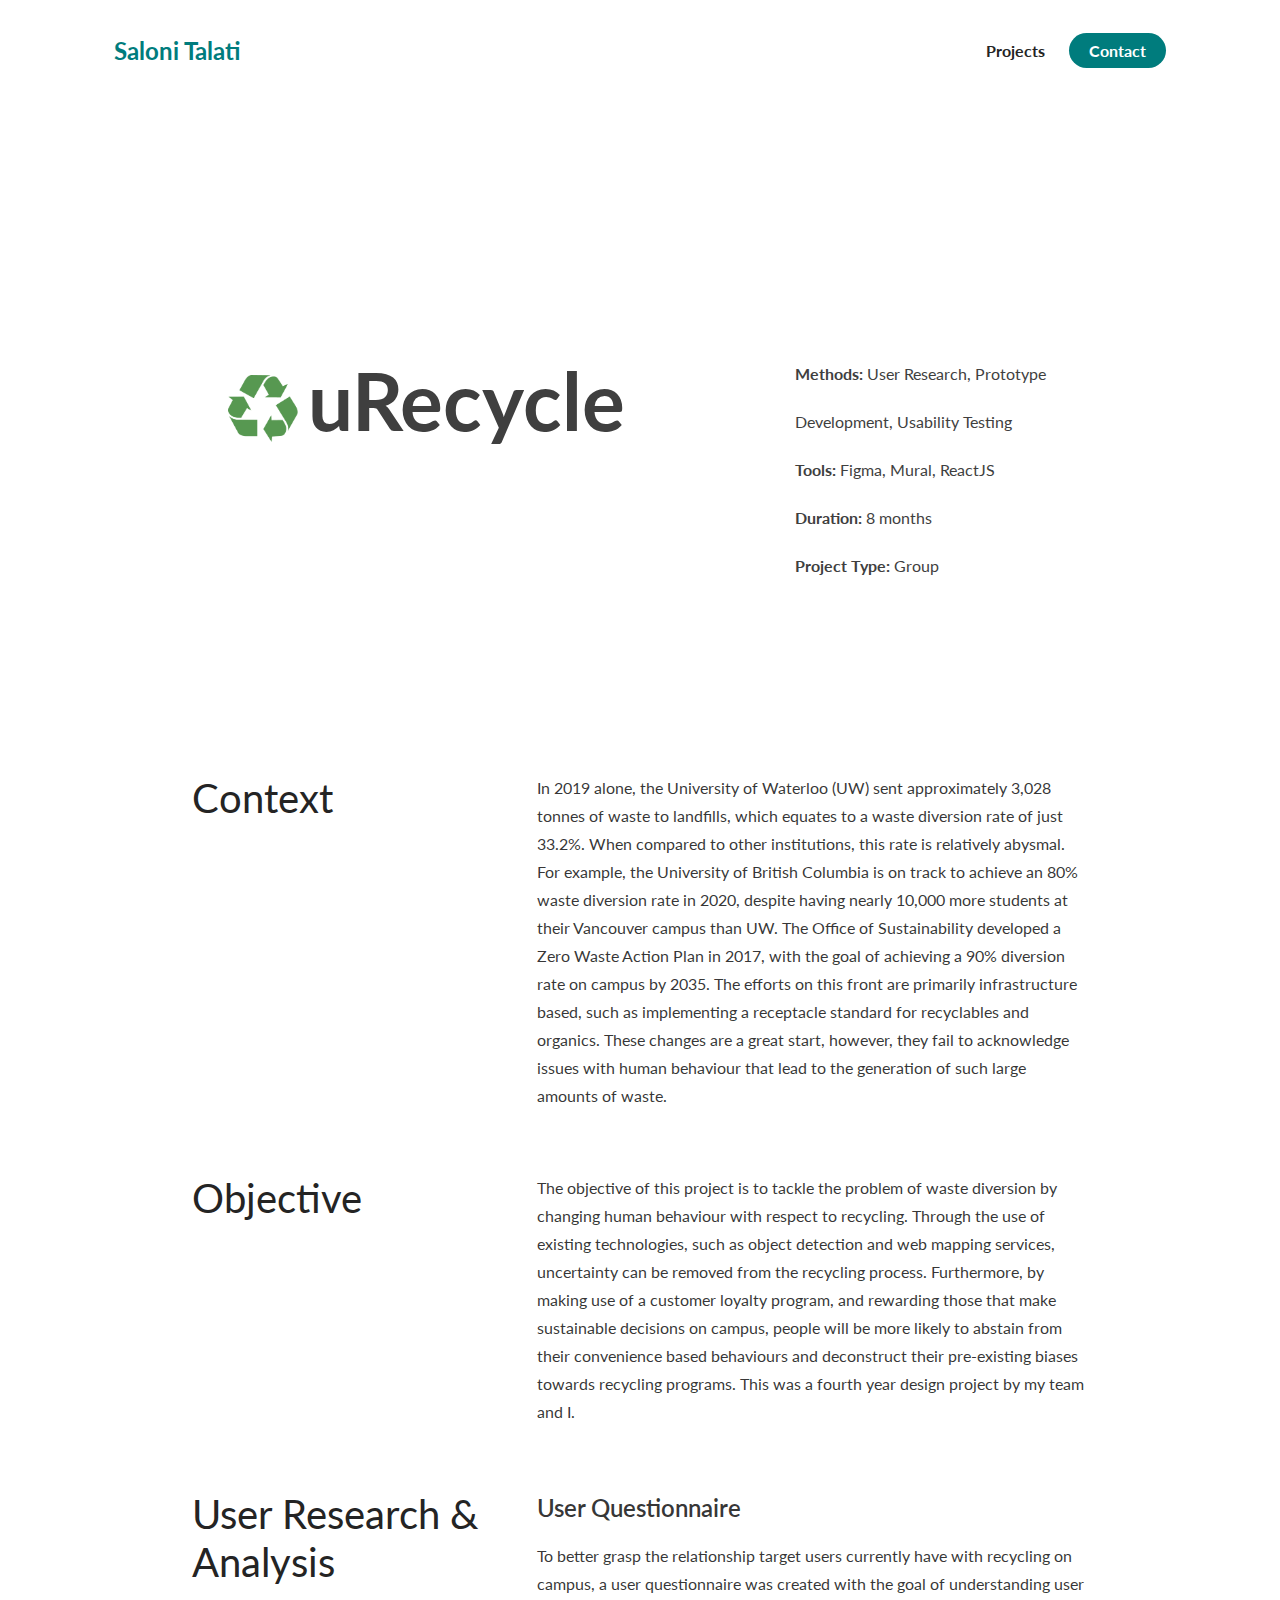
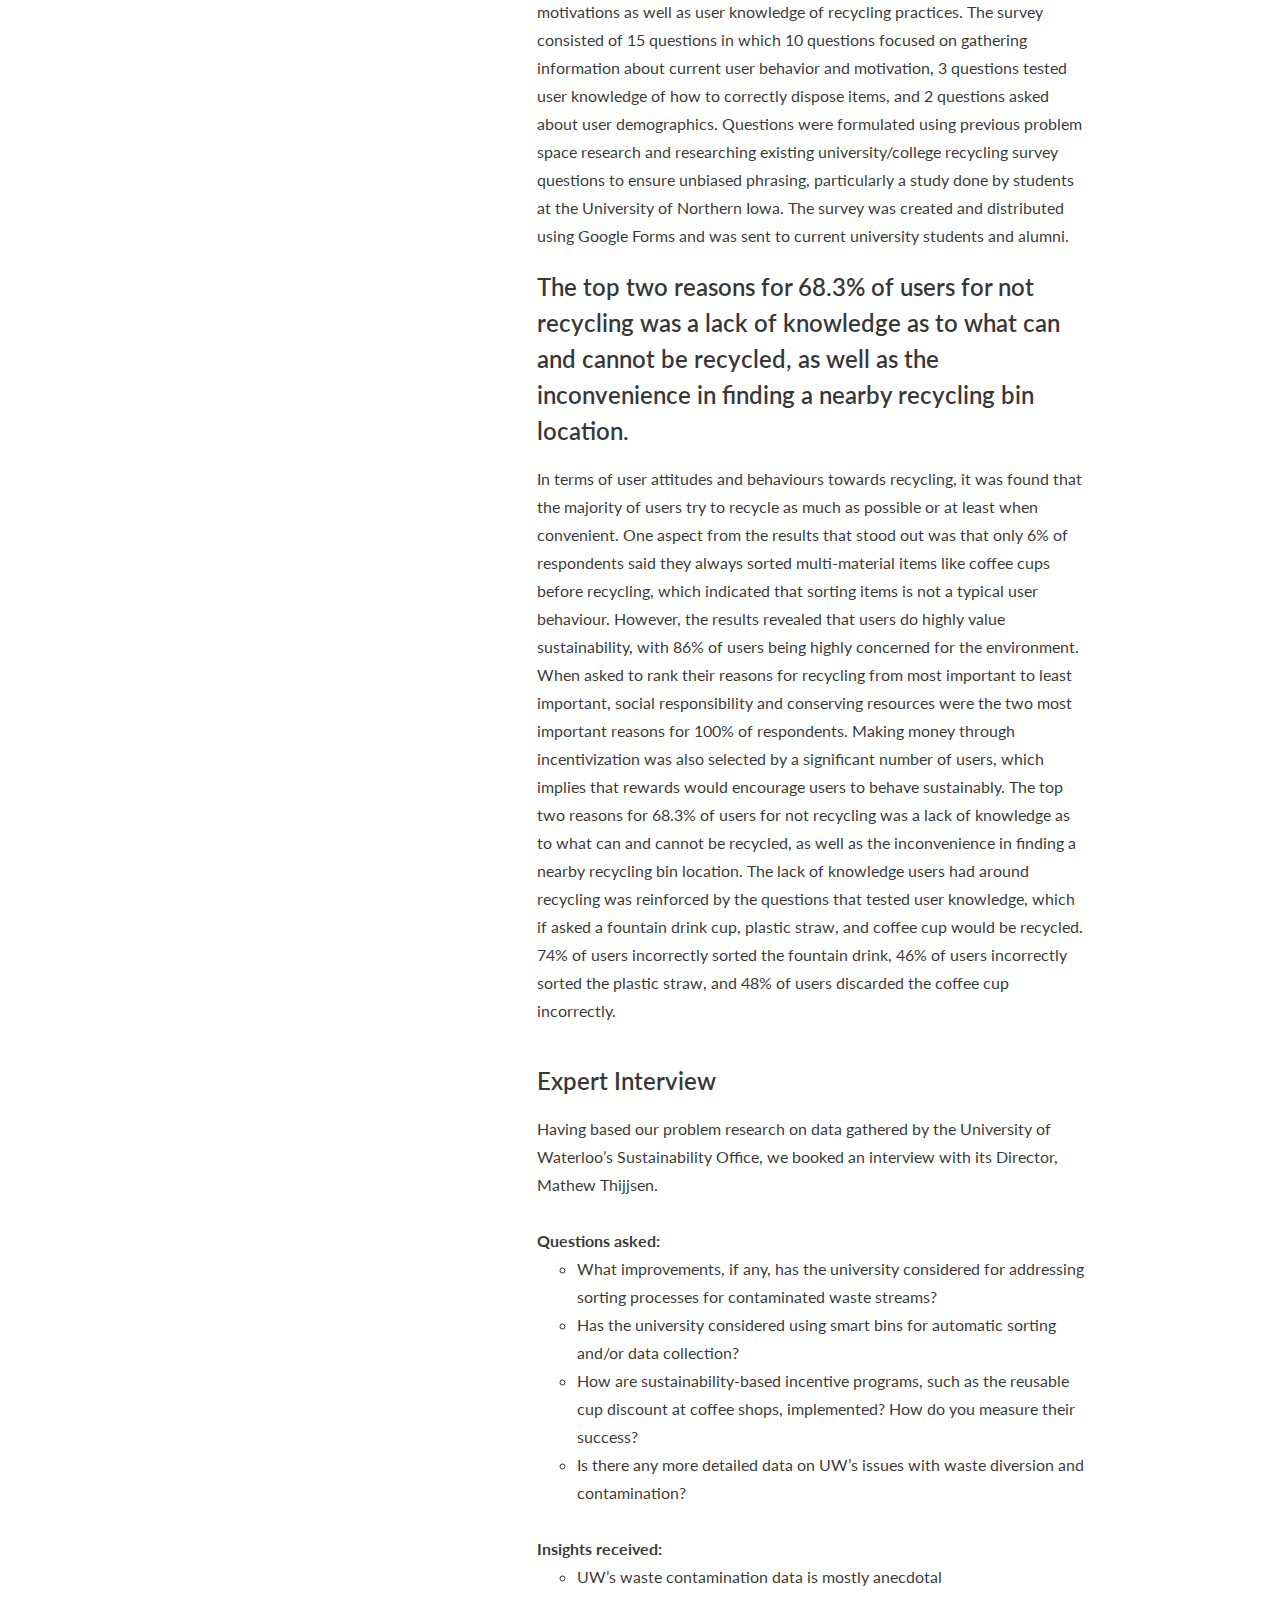
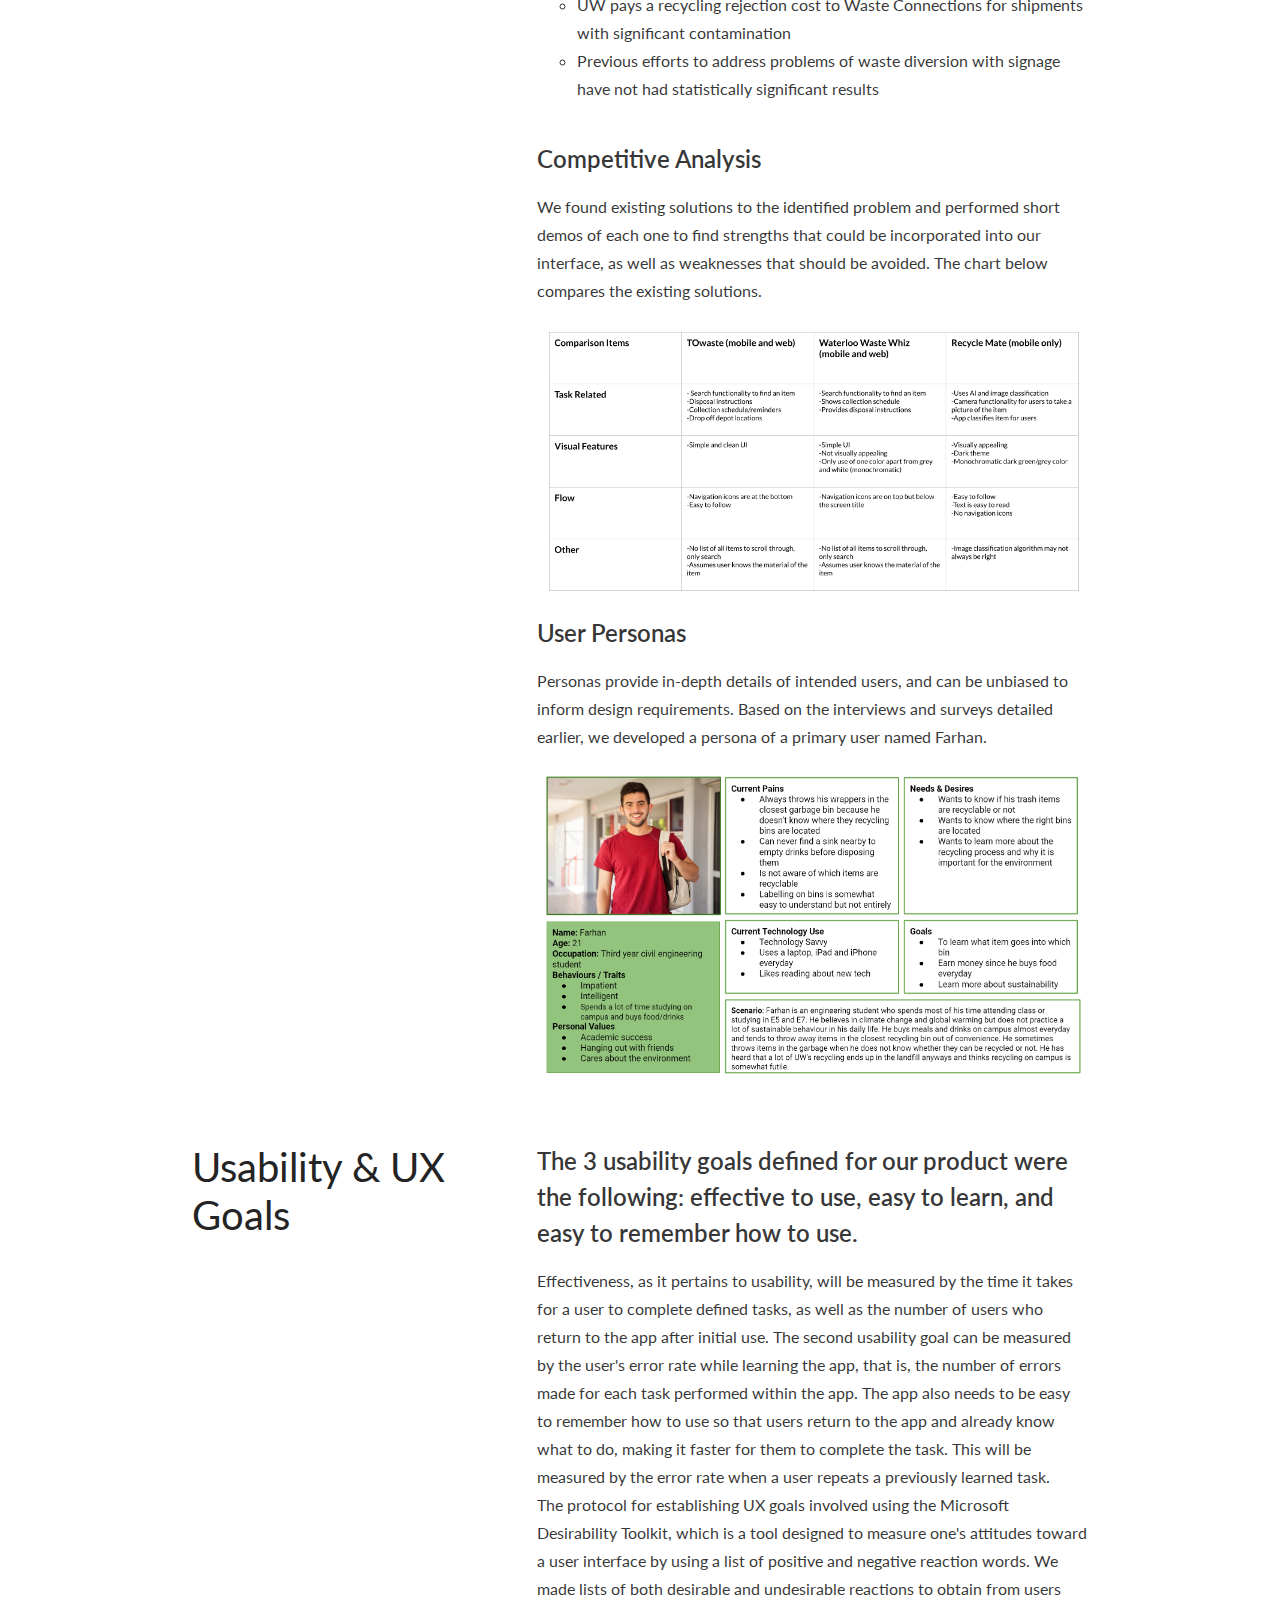
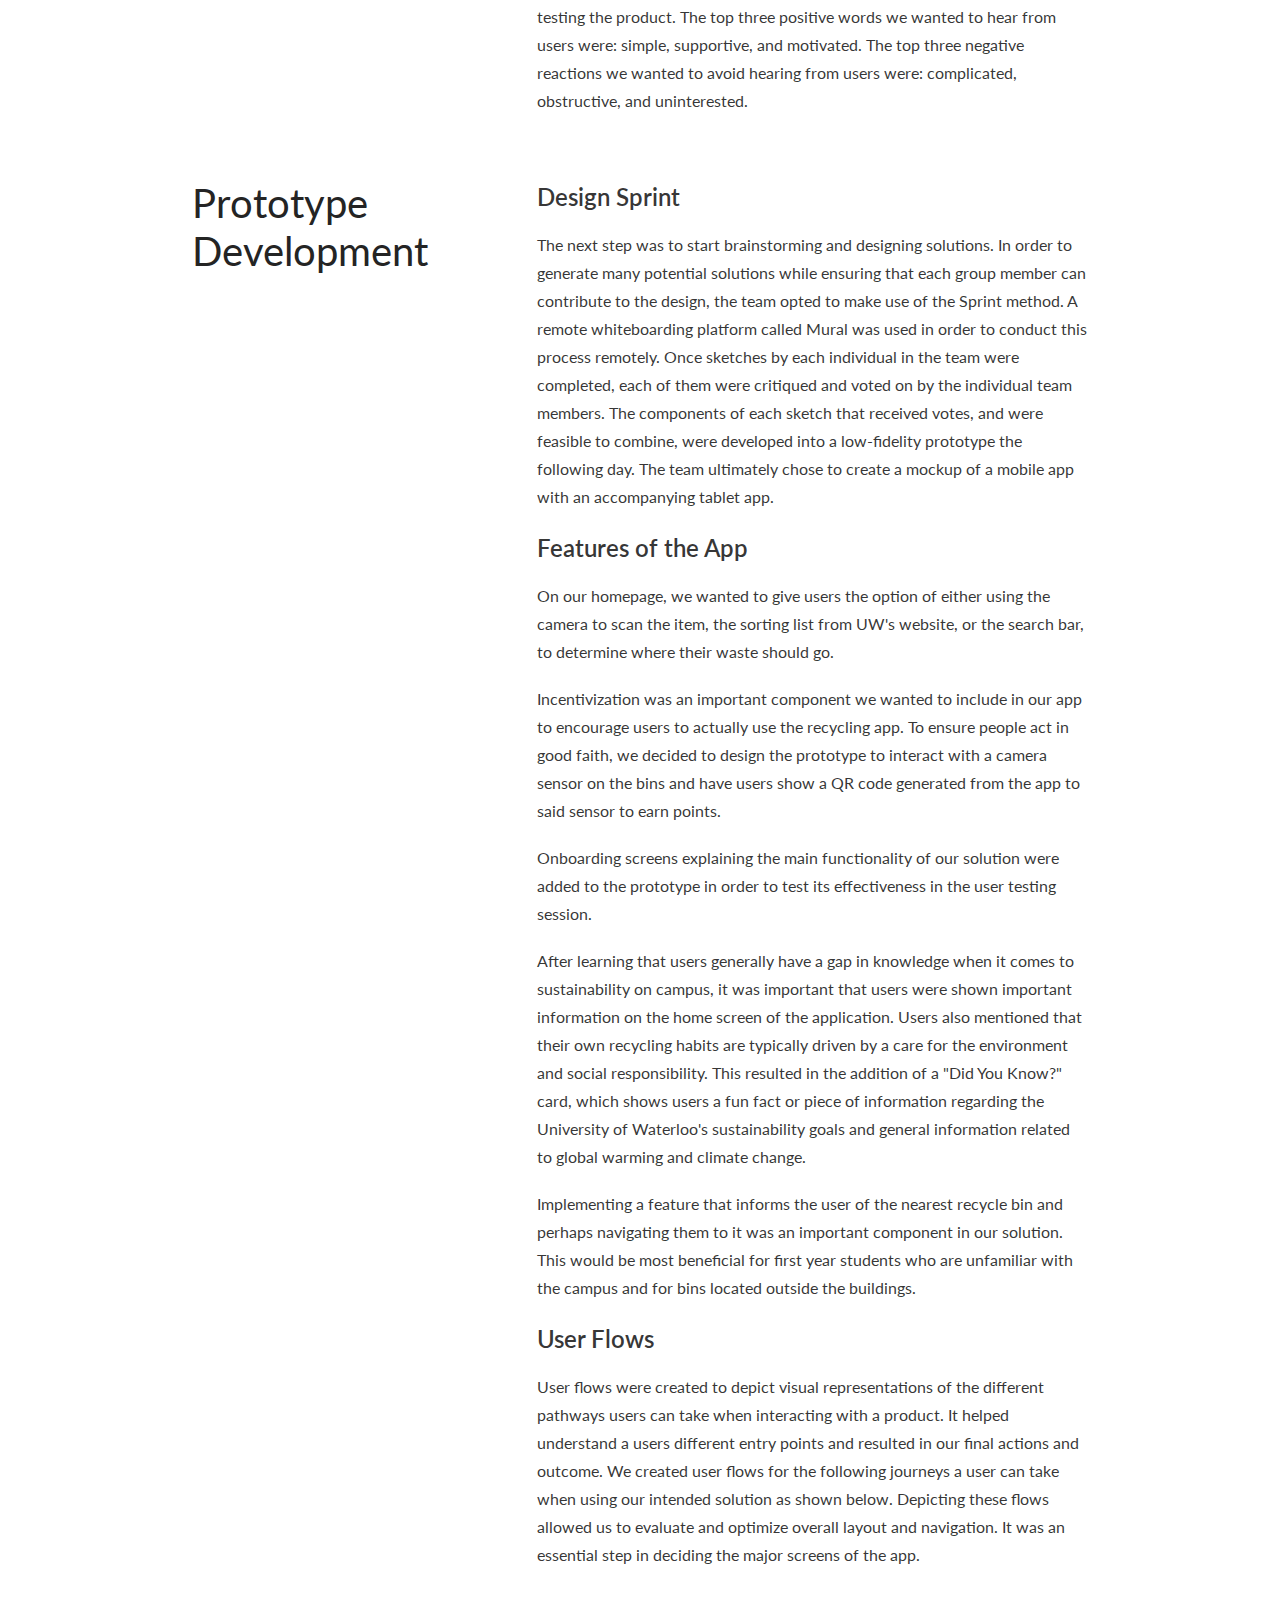
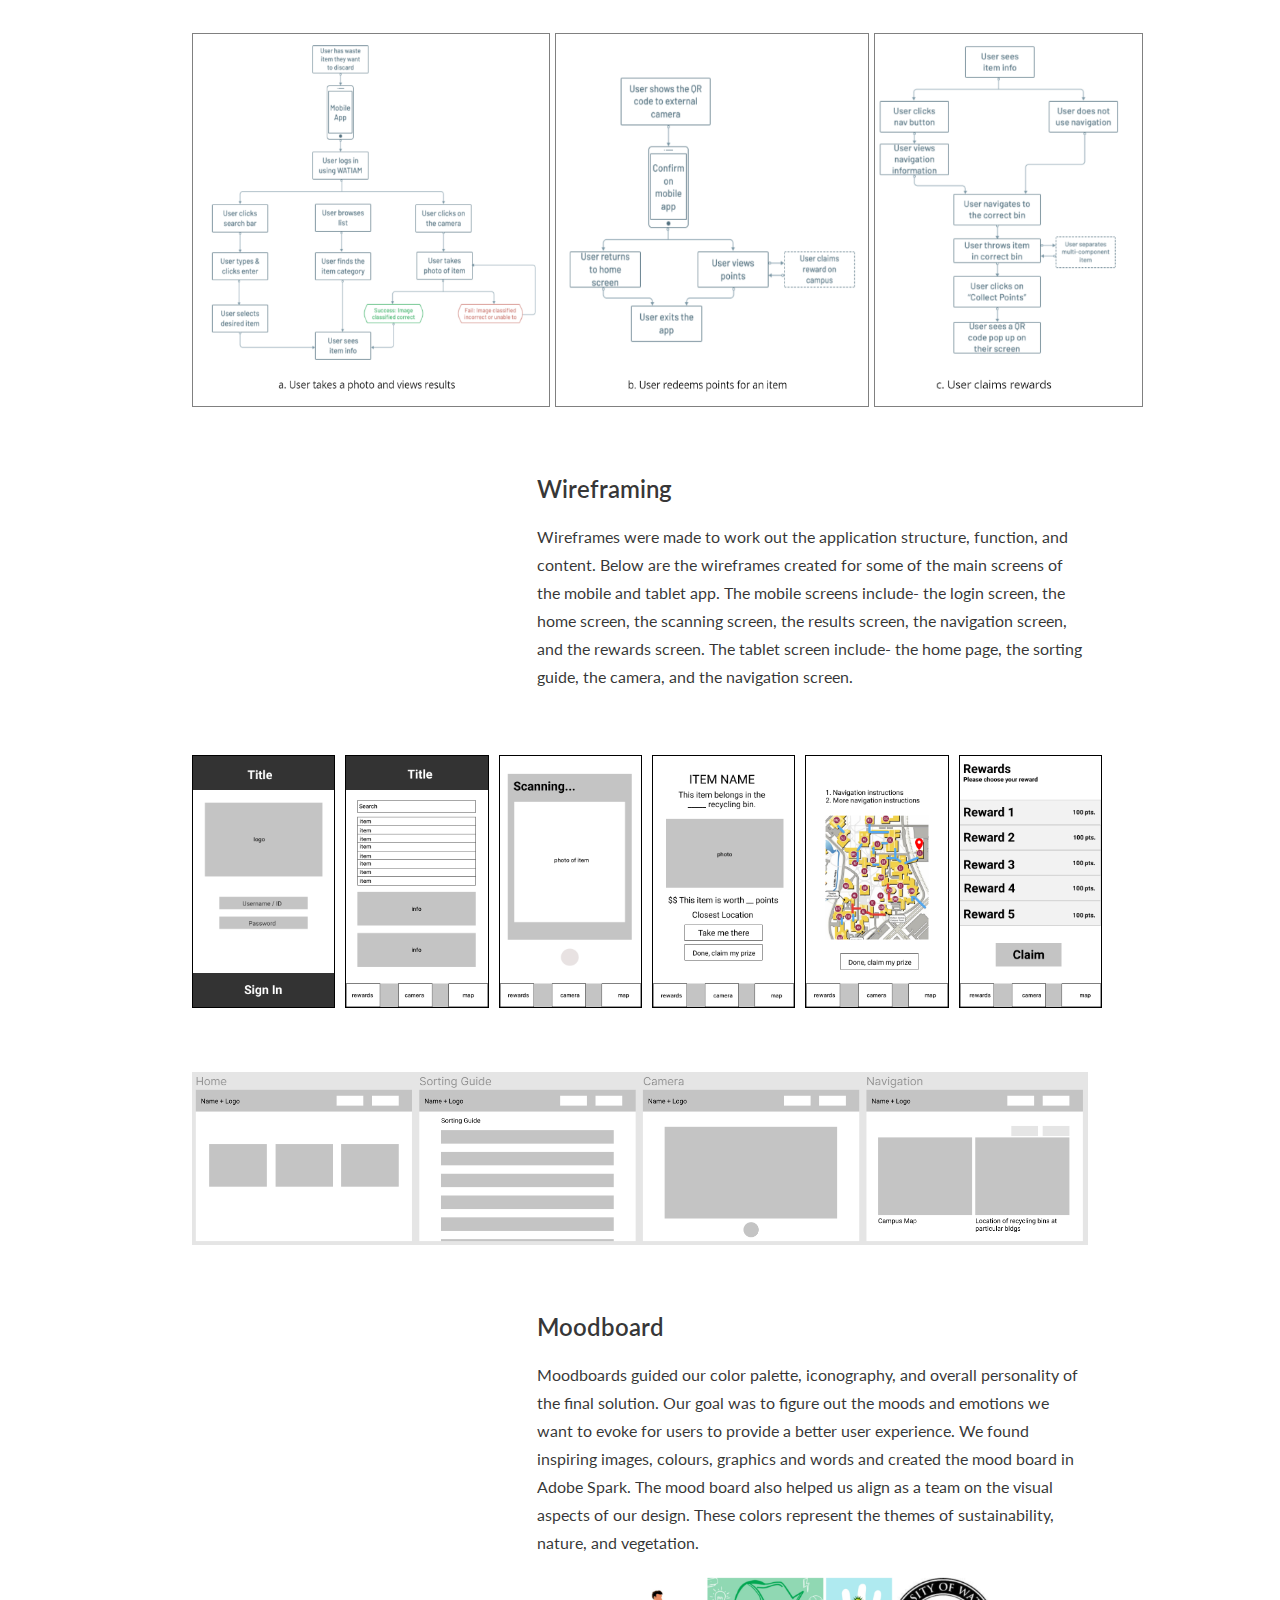
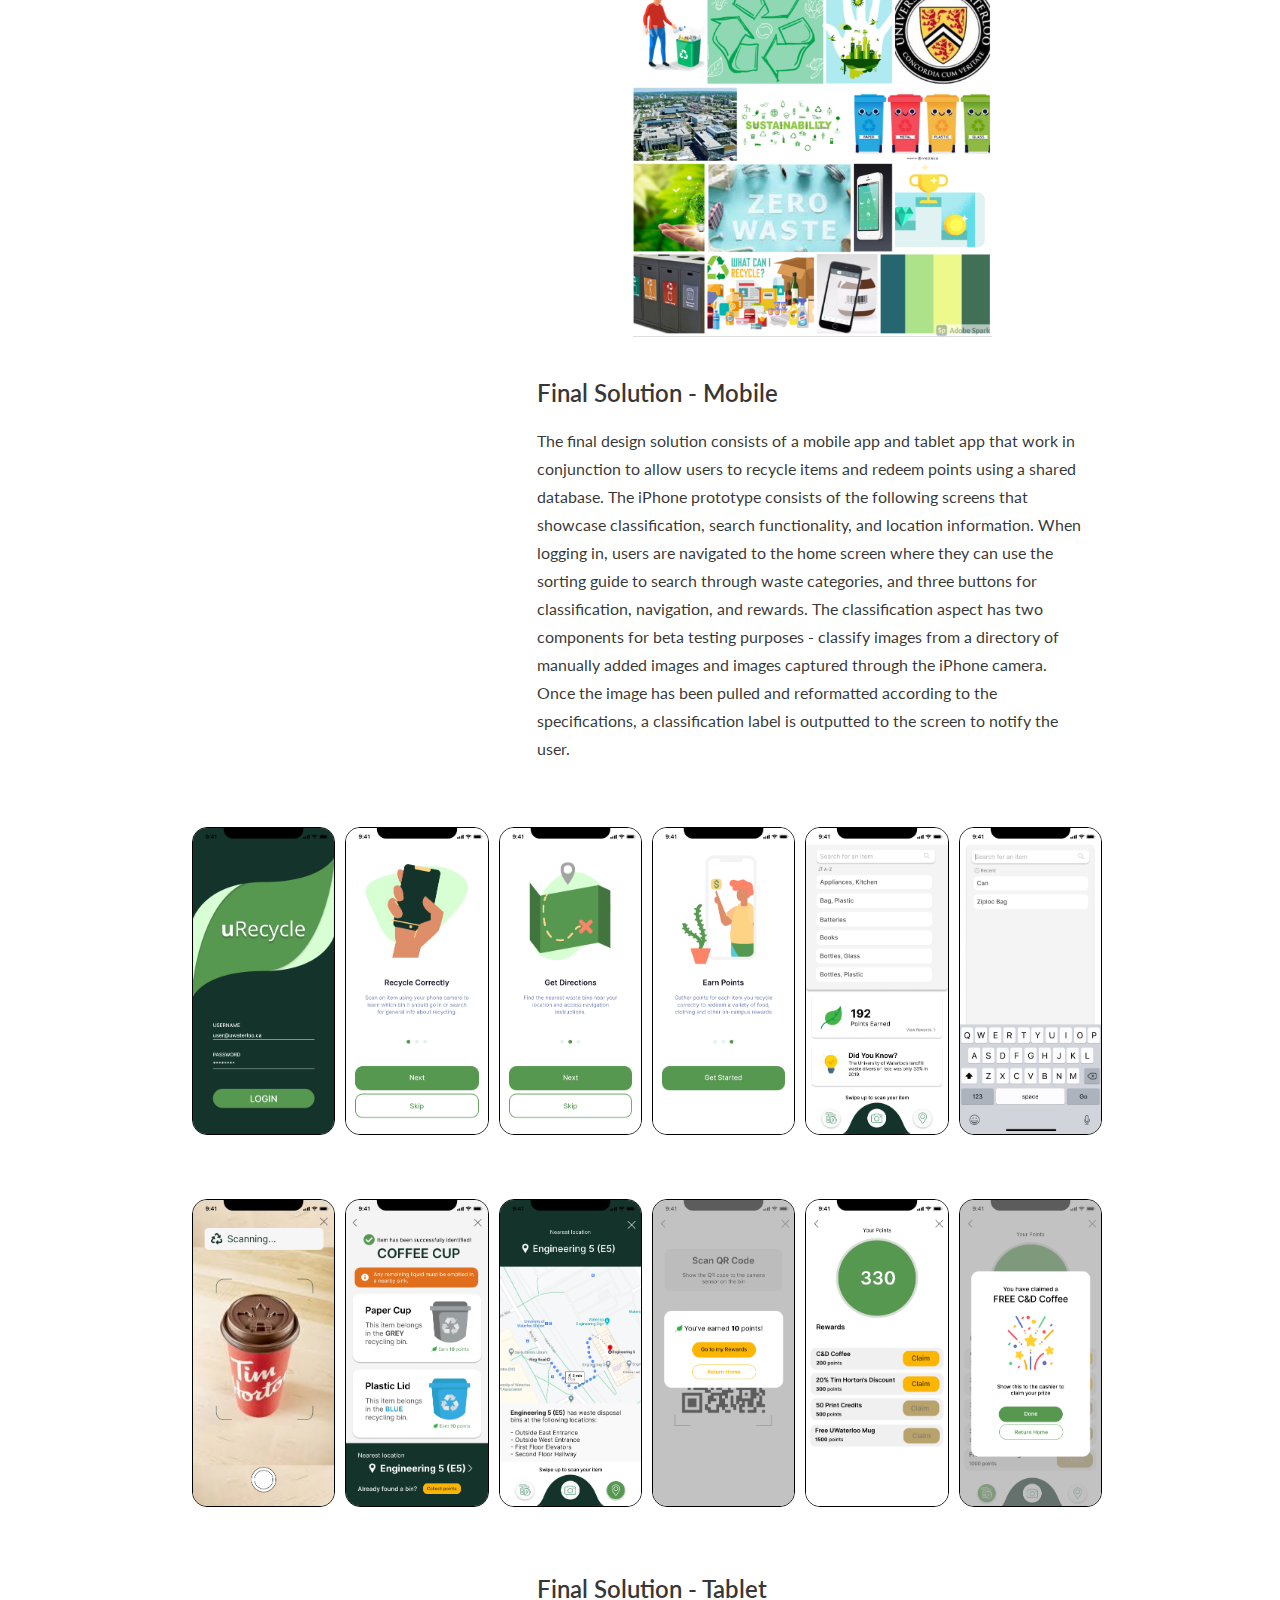
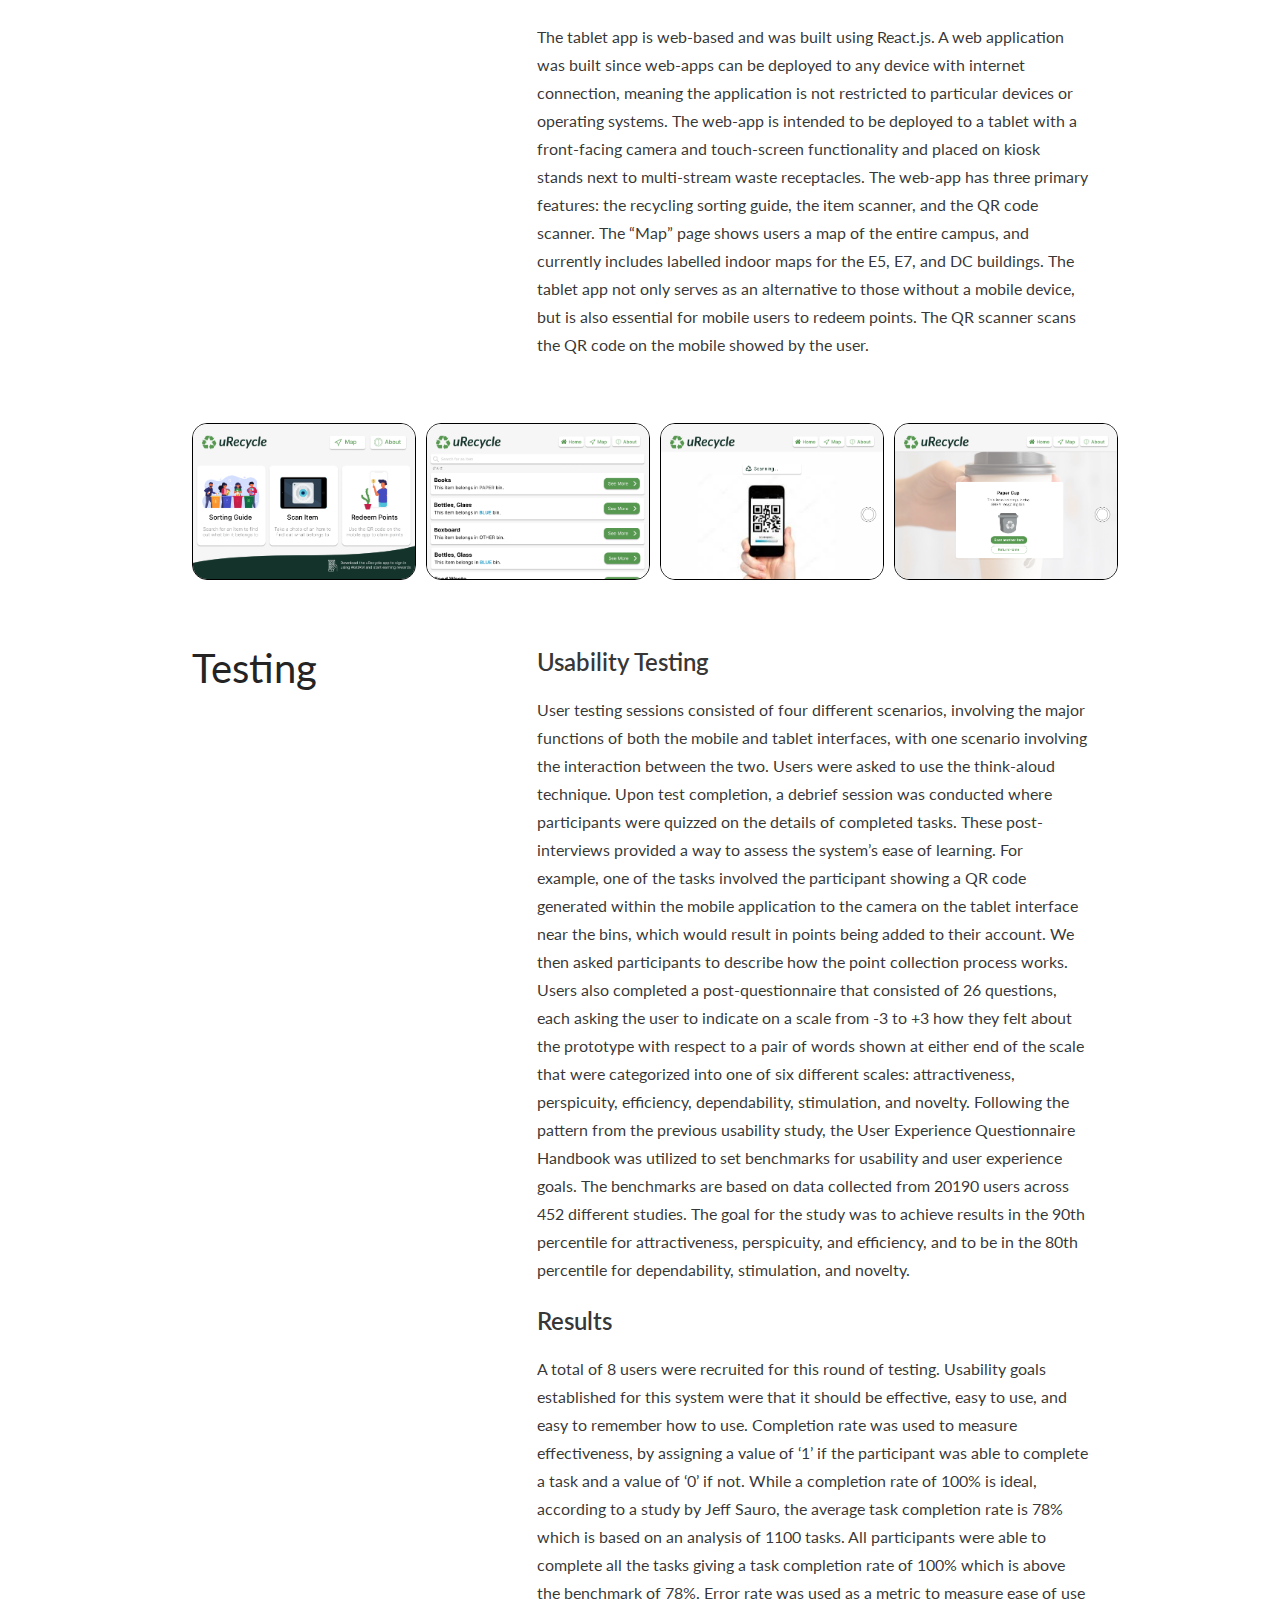
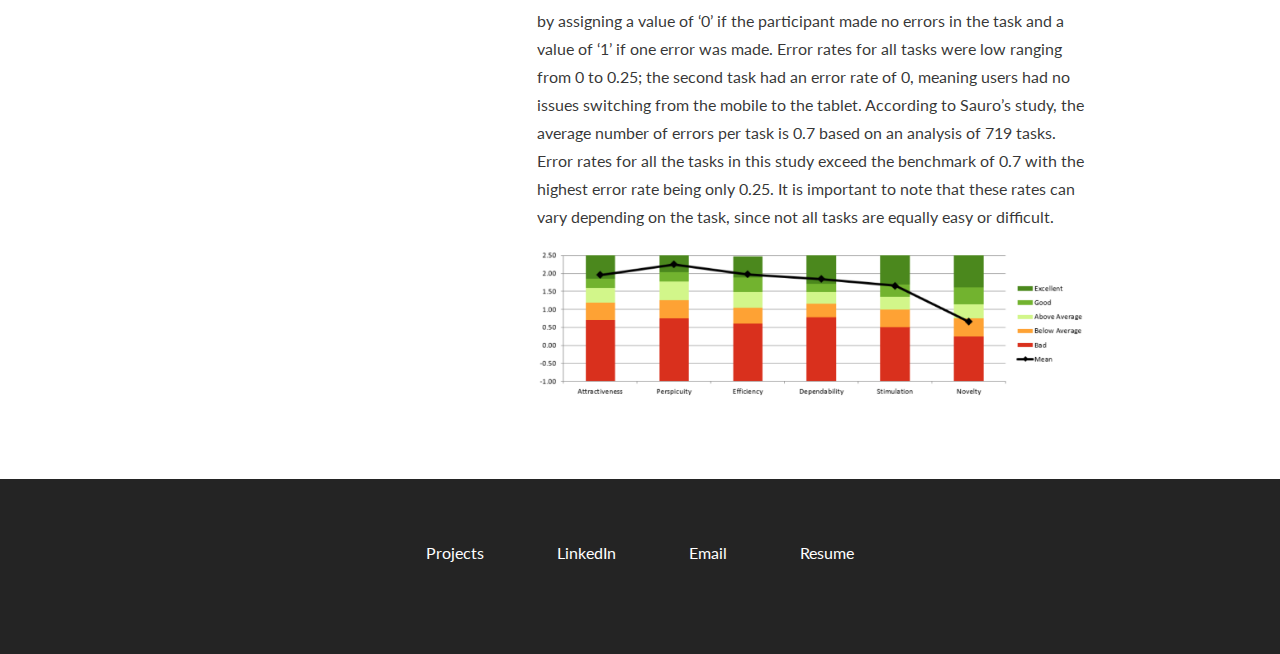
<file: urecycle.html>
<html>
    <head>
        <title>u-Recycle</title>
        <link rel="stylesheet" href="styles.css">
        <!-- <link rel="stylesheet" href="https://www.w3schools.com/w3css/4/w3.css"> -->
        
    </head>
    <body>
        <section>
            <nav>
                <div class="personal__logo"><a href="index.html" style="color: #007c7d;">Saloni Talati</a></div>
                <ul class="nav__link--list">
                    <!-- <li class="nav__link li-home">
                        <a href="#languages" class="
                        nav__link--anchor
                        link__hover-effect
                        link__hover-effect--black
                        ">Languages</a>
                    </li> -->
                    <li class="nav__link li-home">
                        <a href="index.html#projects" class="
                        nav__link--anchor
                        link__hover-effect
                        link__hover-effect--black
                        ">Projects</a>
                    </li>
                    <li class="nav__link li-home">
                        <a href="mailto:email@email.com" class="
                        nav__link--anchor
                        nav__link--anchor-primary
                        ">Contact</a>
                    </li>
                </ul>
            </nav>
        </section>
    <div class="container">
        <div class="prj-img">
            <div style="display: flex; align-items: flex-start;">
            <img src="./Assets/Group.png" style="max-width: 70px; max-height: 70px; margin-right: 10px; margin-top: 225px; margin-left: 4rem;" alt="">
            <h1 style="margin-top: 200px; font-size: 80px; color: rgb(63, 63, 63);">uRecycle</h1>
            <h4 style="margin-left: 170px; margin-top: 200px; color: rgb(63, 63, 63); ">
                <ul style="list-style-type: none; text-align: left;">
                    <li style="font-style: normal; font-weight: 400; line-height: 3rem;"><b>Methods: </b>User Research, Prototype Development, Usability Testing</li>
                    <li style="font-style: normal; font-weight: 400; line-height: 3rem;"><b>Tools: </b>Figma, Mural, ReactJS</li>
                    <li style="font-style: normal; font-weight: 400; line-height: 3rem;"><b>Duration: </b>8 months</li>
                    <li style="font-style: normal; font-weight: 400; line-height: 3rem;"><b>Project Type: </b>Group</li>
                </ul>
            </h4>
            </div>
        </div>

        <div class="prj-section">
            <div class="prj-subtitle">
                <h5>Context</h5>
            </div>
            <div class="prj-content">
                
                <p class="prj-para">In 2019 alone, the University of Waterloo (UW) sent approximately 
                    3,028 tonnes of waste to landfills, which equates to a waste 
                    diversion rate of just 33.2%. When compared to other institutions, 
                    this rate is relatively abysmal. For example, the University of 
                    British Columbia is on track to achieve an 80% waste diversion rate 
                    in 2020, despite having nearly 10,000 more students at their Vancouver 
                    campus than UW. The Office of Sustainability developed a Zero Waste Action 
                    Plan in 2017, with the goal of achieving a 90% diversion rate on campus by 2035. 
                    The efforts on this front are primarily infrastructure based, such as implementing 
                    a receptacle standard for recyclables and organics. These changes are a great start, 
                    however, they fail to acknowledge issues with human behaviour that lead to the 
                    generation of such large amounts of waste.</p>
            </div>
        </div>

        <div class="prj-section">
            <div class="prj-subtitle">
                <h5>Objective</h5>
            </div>
            <div class="prj-content">
                
                <p class="prj-para">The objective of this project is to tackle the problem of waste 
                    diversion by changing human behaviour with respect to recycling. Through the use 
                    of existing technologies, such as object detection and web mapping services, uncertainty 
                    can be removed from the recycling process. Furthermore, by making use of a customer 
                    loyalty program, and rewarding those that make sustainable decisions on campus, 
                    people will be more likely to abstain from their convenience based behaviours and 
                    deconstruct their pre-existing biases towards recycling programs. This was a fourth year 
                    design project by my team and I.</p>
            </div>
        </div>

        <div class="prj-section">
            <div class="prj-subtitle">
                <h5>User Research & Analysis</h5>
            </div>
            <div class="prj-content">
                <p class="callout">User Questionnaire</p>
                
                <p class="prj-para">To better grasp the relationship target users currently have with recycling 
                    on campus, a user questionnaire was created with the goal of understanding user motivations 
                    as well as user knowledge of recycling practices. The survey consisted of 15 questions in which 
                    10 questions focused on gathering information about current user behavior and motivation, 
                    3 questions tested user knowledge of how to correctly dispose items, and 2 questions asked about 
                    user demographics. Questions were formulated using previous problem space research and researching 
                    existing university/college recycling survey questions to ensure unbiased phrasing, particularly a 
                    study done by students at the University of Northern Iowa. The survey was created and distributed 
                    using Google Forms and was sent to current university students and alumni.</p>
                <br>
                <p class="callout">The top two reasons for 68.3% of users for not recycling was a lack of knowledge 
                    as to what can and cannot be recycled, as well as the inconvenience in finding a nearby recycling bin location.</p>
                <p class="prj-para">In terms of user attitudes and behaviours towards recycling, it was found that the 
                    majority of users try to recycle as much as possible or at least when convenient. One aspect from the 
                    results that stood out was that only 6% of respondents said they always sorted multi-material items like 
                    coffee cups before recycling, which indicated that sorting items is not a typical user behaviour. However, 
                    the results revealed that users do highly value sustainability, with 86% of users being highly concerned 
                    for the environment. When asked to rank their reasons for recycling from most important to least important, 
                    social responsibility and conserving resources were the two most important reasons for 100% of 
                    respondents. Making money through incentivization was also selected by a significant number of users, 
                    which implies that rewards would encourage users to behave sustainably. The top two reasons for 68.3% of 
                    users for not recycling was a lack of knowledge as to what can and cannot be recycled, as well as the 
                    inconvenience in finding a nearby recycling bin location. The lack of knowledge users had around recycling 
                    was reinforced by the questions that tested user knowledge, which if asked a fountain drink cup, 
                    plastic straw, and coffee cup would be recycled. 74% of users incorrectly sorted the fountain drink, 
                    46% of users incorrectly sorted the plastic straw, and 48% of users discarded the coffee cup incorrectly. </p>
                    <br><br>
                    <p class="callout">Expert Interview</p>
                    
                    <p class="prj-para">
                        Having based our problem research on data gathered by the University of Waterloo’s Sustainability Office, we booked an interview with its Director, Mathew Thijjsen.
                    </p>
                    <p class="prj-para"> <br> 
                        <b>Questions asked:</b>
                        <ul class="prj-para">
                            <li class="prj-bullets">What improvements, if any, has the university considered for addressing sorting processes for contaminated waste streams?</li>
                            <li class="prj-bullets">Has the university considered using smart bins for automatic sorting and/or data collection?</li>
                            <li class="prj-bullets">How are sustainability-based incentive programs, such as the reusable cup discount at coffee shops, implemented? How do you measure their success?</li>
                            <li class="prj-bullets">Is there any more detailed data on UW’s issues with waste diversion and contamination?</li>
                        </ul>
                    </p>
                    <p class="prj-para"> <br> 
                        <b>Insights received:</b>
                        <ul class="prj-para">
                            <li class="prj-bullets">UW’s waste contamination data is mostly anecdotal</li>
                            <li class="prj-bullets">UW pays a recycling rejection cost to Waste Connections for shipments with significant contamination </li>
                            <li class="prj-bullets">Previous efforts to address problems of waste diversion with signage have not had statistically significant results</li>
                        </ul>
                    </p> <br> <br>
                    <p class="callout">Competitive Analysis</p>
                
                <p class="prj-para">
                    We found existing solutions to the identified problem and performed short demos of each one to find strengths that could be incorporated into our interface, as well as weaknesses that should be avoided.
                    The chart below compares the existing solutions.
                </p>
                <img src="./Assets/comp-analysis.png" style="display: block; margin-left: auto; margin-right: auto; width: 100%;" alt="">
                <p class="callout">User Personas</p>
                
                <p class="prj-para">
                    Personas provide in-depth details of intended users, and can be unbiased
                    to inform design requirements. Based on the interviews and surveys detailed earlier, we developed a persona of a primary user named Farhan.
                </p> <br>
                <img src="./Assets/persona-p1.PNG" style="display: block; margin-left: auto; margin-right: auto; width: 100%;" alt="">
            </div>
        </div>

        <div class="prj-section">
            <div class="prj-subtitle">
                <h5>Usability & UX Goals</h5>
            </div>
            <div class="prj-content">
                <p class="callout">The 3 usability goals defined for our product were the following: effective to use, easy to learn, and easy to remember how to use.</p>
                <p class="prj-para">Effectiveness, as it pertains to usability, will be measured by the time it takes for a user to complete defined tasks, as well as the number of users who return to the app after initial use. The second usability goal can be measured by the user's error rate while learning the app, that is, the number of errors made for each task performed within the app. The app also needs to be easy to remember how to use so that users return to the app and already know what to do, making it faster for them to complete the task. This will be measured by the error rate when a user repeats a previously learned task.</p>
                <p class="prj-para">The protocol for establishing UX goals involved using the Microsoft Desirability Toolkit, which is a tool designed to measure one's attitudes toward a user interface by using a list of positive and negative reaction words. We made lists of both desirable and undesirable reactions to obtain from users testing the product. The top three positive words we wanted to hear from users were: simple, supportive, and motivated. The top three negative reactions we wanted to avoid hearing from users were: complicated, obstructive, and uninterested.</p>
            </div>
        </div>
        
        <div class="prj-section">
            <div class="prj-subtitle">
                <h5>Prototype Development</h5>
            </div>
            <div class="prj-content">
                <p class="callout">Design Sprint</p>
                <p class="prj-para">
                    The next step was to start brainstorming and designing solutions. 
                    In order to generate many potential solutions while ensuring that 
                    each group member can contribute to the design, the team opted to 
                    make use of the Sprint method. A remote whiteboarding platform called 
                    Mural was used in order to conduct this process remotely. Once sketches 
                    by each individual in the team were completed, each of them were 
                    critiqued and voted on by the individual team members. The components 
                    of each sketch that received votes, and were feasible to combine, were 
                    developed into a low-fidelity prototype the following day. The team 
                    ultimately chose to create a mockup of a mobile app with an accompanying tablet app.
                </p>
                <br>
                <p class="callout">Features of the App</p>
                <p class="prj-para">
                    On our homepage, we wanted to give users the option of either using the camera
                    to scan the item, the sorting list from UW's website, or the search bar, to 
                    determine where their waste should go.
                </p> <br>
                <p class="prj-para">
                    Incentivization was an important component we wanted to include in our app 
                    to encourage users to actually use the recycling app. To ensure people act 
                    in good faith, we decided to design the prototype to interact with a camera 
                    sensor on the bins and have users show a QR code generated from the app to 
                    said sensor to earn points.
                </p> <br>
                <p class="prj-para">
                    Onboarding screens explaining the main functionality of our solution were 
                    added to the prototype in order to test its effectiveness in the user testing session.
                </p> <br>
                <p class="prj-para">
                    After learning that users generally have a gap in knowledge when it comes to 
                    sustainability on campus, it was important that users were shown important information 
                    on the home screen of the application. Users also mentioned that their own recycling 
                    habits are typically driven by a care for the environment and social responsibility. 
                    This resulted in the addition of a "Did You Know?" card, which shows users a fun fact 
                    or piece of information regarding the University of Waterloo's sustainability goals and 
                    general information related to global warming and climate change. 
                </p> <br>
                <p class="prj-para">
                    Implementing a feature that informs the user of the nearest recycle bin and perhaps navigating 
                    them to it was an important component in our solution. This would be most beneficial 
                    for first year students who are unfamiliar with the campus and for bins located outside the buildings.
                </p> <br>
                <p class="callout">User Flows</p>
                <p class="prj-para">
                    User flows were created to depict visual representations of the different pathways users can take when 
                    interacting with a product. It helped understand a users different entry points and resulted in our final actions and outcome.
                    We created user flows for the following journeys a user can take when using our intended solution as shown below.
                    Depicting these flows allowed us to evaluate and optimize overall layout and navigation. It was
                    an essential step in deciding the major screens of the app.
                </p>
            </div>
        </div>
        <div class="prj-section">
            <img src="./Assets/User Workflow - Find item info.png" class="uflow" style="max-width: 40%;" alt="">
            <img src="./Assets/User Workflow - Navigate.png" class="uflow" style="max-width: 35%;" alt="">
            <img src="./Assets/User Workflow - Earn Points.png" class="uflow" style="max-width: 30%;" alt="">
        </div>

        <div class="prj-section">
            <div class="prj-subtitle">
                <h5></h5>
            </div>
            <div class="prj-content">
                <p class="callout">Wireframing</p>
                <p class="prj-para">
                    Wireframes were made to work out the application structure, function, and content.
                    Below are the wireframes created for some of the main screens of the mobile and tablet app. 
                    The mobile screens include- 
                    the login screen, the home screen, the scanning screen, the results screen, 
                    the navigation screen, and the rewards screen. The tablet screen include- the home page, the sorting guide, the camera, and the navigation screen.
                </p>
            </div>
        </div>

        <div class="prj-section">
            <img src="./Assets/Login.png" class="wireframe" alt="">
            <img src="./Assets/Home Page.png" class="wireframe" alt="">
            <img src="./Assets/Detection Results.png" class="wireframe" alt="">
            <img src="./Assets/Detection Results (1).png" class="wireframe" alt="">
            <img src="./Assets/Navigation Screen.png" class="wireframe" alt="">
            <img src="./Assets/Reward Screen 3.png" class="wireframe" alt="">
        </div>

        <div class="prj-section">
            <img src="./Assets/tablet-wireframe.PNG" class="t-wireframe" alt="">
        </div>

        <div class="prj-section">
            <div class="prj-subtitle">
                <h5></h5>
            </div>
            <div class="prj-content">
                <p class="callout">Moodboard</p>
                <p class="prj-para">
                    Moodboards guided our color palette, iconography, and overall personality of the final solution.
                    Our goal was to figure out the moods and emotions we want to evoke for users to provide a better user experience.
                    We found inspiring images, colours, graphics and words and created the mood board in Adobe Spark.
                    The mood board also helped us align as a team on the visual aspects of our design.
                    These colors represent the themes of sustainability, nature, and vegetation.
                </p> <br>
                <img src="./Assets/moodboard.PNG" style="display: block; margin-left: auto; margin-right: auto; max-width: 65%;" alt="">
                <br> <br>
            
                <p class="callout">Final Solution - Mobile</p>
                <p class="prj-para">
                    The final design solution consists of a mobile app and tablet app that work in conjunction to allow users to recycle items and redeem points
                    using a shared database. The iPhone prototype consists of the following screens that showcase classification, search functionality, 
                    and location information. When logging in, users are navigated to the home screen where they can use the sorting guide to search 
                    through waste categories, and three buttons for classification, navigation, and rewards. The classification aspect has two components 
                    for beta testing purposes - classify images from a directory of manually added images and images captured through the iPhone camera. 
                    Once the image has been pulled and reformatted according to the specifications, a classification label is outputted to the screen to 
                    notify the user.
                </p> 
            </div> </div>

            <div class="prj-section">
                <img src="./Assets/Login-FS.png" class="mobile" alt="">
                <img src="./Assets/Onboarding_1.png" class="mobile" alt="">
                <img src="./Assets/Onboarding_2.png" class="mobile" alt="">
                <img src="./Assets/Onboarding_3.png" class="mobile" alt="">
                <img src="./Assets/Home.png" class="mobile" alt="">
                <img src="./Assets/Homescreen_1.png" class="mobile" alt="">
            </div>
            <div class="prj-section">
                <img src="./Assets/Camera_2.png" class="mobile" alt="">
                <img src="./Assets/Item_Info_Multiple_Items.png" class="mobile" alt="">
                <img src="./Assets/Navigation_Home_Screen.png" class="mobile" alt="">
                <img src="./Assets/QR Code_2.png" class="mobile" alt="">
                <img src="./Assets/Rewards.png" class="mobile" alt="">
                <img src="./Assets/Claimed.png" class="mobile" alt="">
            </div>

        <div class="prj-section">
            <div class="prj-subtitle">
                <h5></h5>
            </div>
            <div class="prj-content">
                <p class="callout">Final Solution - Tablet</p>
                <p class="prj-para">
                    The tablet app is web-based and was built using React.js.
                    A web application was built since web-apps can be deployed to any device with 
                    internet connection, meaning the application is not restricted to particular devices 
                    or operating systems. The web-app is intended to be deployed to a tablet with a 
                    front-facing camera and touch-screen functionality and placed on kiosk stands next 
                    to multi-stream waste receptacles. The web-app has three primary features: the recycling 
                    sorting guide, the item scanner, and the QR code scanner. The “Map” page shows users a 
                    map of the entire campus, and currently includes labelled indoor maps for the E5, E7, and DC 
                    buildings. The tablet app not only serves as an alternative to those without a mobile device, 
                    but is also essential for mobile users to redeem points. The QR scanner scans the QR code on the 
                    mobile showed by the user. 
                </p>
            </div>
        </div>
        <div class="prj-section">
            <img src="./Assets/iPad Pro 11_ - 1.png" class="tablet" alt="">
            <img src="./Assets/iPad Pro 11_ - Sorting Guide.png" class="tablet" alt="">
            <img src="./Assets/iPad Pro 11_ - Camera.png" class="tablet" alt="">
            <img src="./Assets/Ipad results.png" class="tablet" alt="">
        </div>

        <div class="prj-section">
            <div class="prj-subtitle">
                <h5>Testing</h5>
            </div>
            <div class="prj-content">
                <p class="callout">Usability Testing</p>
                <p class="prj-para">
                    User testing sessions consisted of four different scenarios, 
                    involving the major functions of both the mobile and tablet 
                    interfaces, with one scenario involving the interaction between 
                    the two. Users were asked to use the think-aloud technique. Upon 
                    test completion, a debrief session was conducted where participants 
                    were quizzed on the details of completed tasks. These post-interviews 
                    provided a way to assess the system’s ease of learning. For example, 
                    one of the tasks involved the participant showing a QR code generated 
                    within the mobile application to the camera on the tablet interface near 
                    the bins, which would result in points being added to their account. 
                    We then asked 
                    participants to describe how the point collection process works. Users also 
                    completed a post-questionnaire that consisted of 26 questions, each asking 
                    the user to indicate on a scale from -3 to +3 how they felt about the 
                    prototype with respect to a pair of words shown at either end of the scale 
                    that were categorized into one of six different scales: attractiveness, 
                    perspicuity, efficiency, dependability, stimulation, and novelty. 
                    Following the pattern from the previous usability study, the User 
                    Experience Questionnaire Handbook was utilized to set benchmarks for 
                    usability and user experience goals. The benchmarks are based on data 
                    collected from 20190 users across 452 different studies. The goal for 
                    the study was to achieve results in the 90th percentile for attractiveness, 
                    perspicuity, and efficiency, and to be in the 80th percentile for dependability, 
                    stimulation, and novelty. 
                </p> <br>
                <p class="callout">Results</p> 
                <p class="prj-para">
                    A total of 8 users were recruited for this round of testing. Usability goals established 
                    for this system were that it should be effective, easy to use, and easy to remember how 
                    to use. Completion rate was used to measure effectiveness, by assigning a value of ‘1’ 
                    if the participant was able to complete a task and a value of ‘0’ if not. While a 
                    completion rate of 100% is ideal, according to a study by Jeff Sauro, the average task 
                    completion rate is 78% which is based on an analysis of 1100 tasks. All participants 
                    were able to complete all the tasks giving a task completion rate of 100% which is above 
                    the benchmark of 78%. Error rate was used as a metric to measure ease of use by 
                    assigning a value of ‘0’ if the participant made no errors in the task and a value 
                    of ‘1’ if one error was made. Error rates for all tasks 
                    were low ranging from 0 to 0.25; the second task had an error rate of 0, meaning users had no issues switching 
                    from the mobile to the tablet. According to Sauro’s study, the average number of errors per 
                    task is 0.7 based on an analysis of 719 tasks. Error rates for all the tasks in this study 
                    exceed the benchmark of 0.7 with the highest error rate being only 0.25. It is important to 
                    note that these rates can vary depending on the task, since not all tasks are equally easy or difficult.
                </p> <br>
                <img src="./Assets/results.PNG" style="display: block; margin-left: auto; margin-right: auto; width: 100%;" alt="">
            </div>
        </div>
    
    </div>
        
    <footer>
        <div class="row footer__row">
            <!-- <a href="#" class="footer__anchor">
                <figure class="footer__logo">
                    <img src="./Assets/logo.svg" class="footer__logo--img" alt="">
                </figure>
                <span class="footer__logo--popper">
                    Top
                    <i class="fas fa-arrow-up"></i>
                </span>
            </a> -->
            <div class="footer__social--list">
                <a href="index.html#projects" class="
                footer__social--link
                link__hover-effect
                link__hover-effect--white"
                >Projects</a>
            <a href="https://www.linkedin.com/in/saloni-talati/" class="
            footer__social--link
            link__hover-effect
            link__hover-effect--white"
            target="_blank">LinkedIn</a>
            <a href="mailto:email@email.com" class="
            footer__social--link
            link__hover-effect
            link__hover-effect--white"
            target="_blank">Email</a>
            <a href="./Assets/Resume_Saloni_Talati.pdf" class="
            footer__social--link
            link__hover-effect
            link__hover-effect--white"
            target="_blank">Resume</a>
        </div>
        <!-- <div class="footer__copyright">Copyright © 2021 Saloni Talati</div> -->
    </footer>
    </body>
</html>
</file>
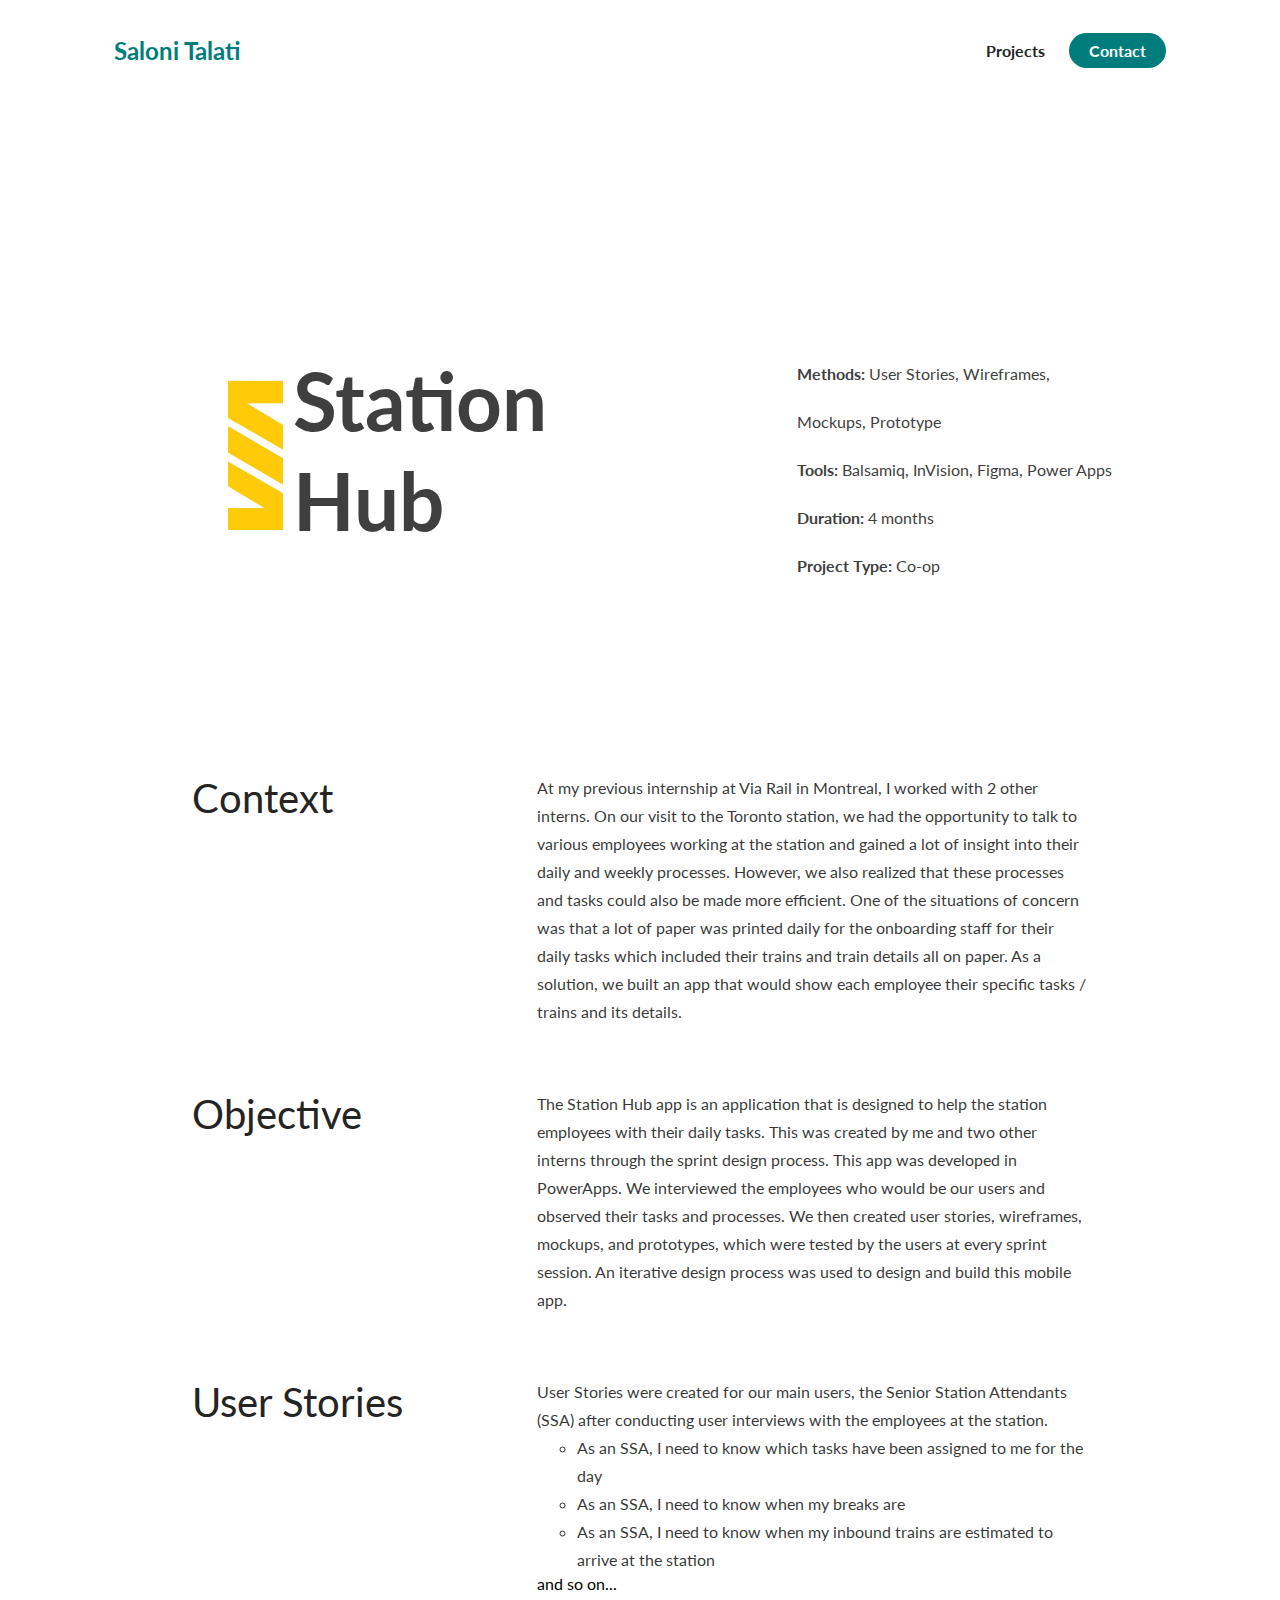
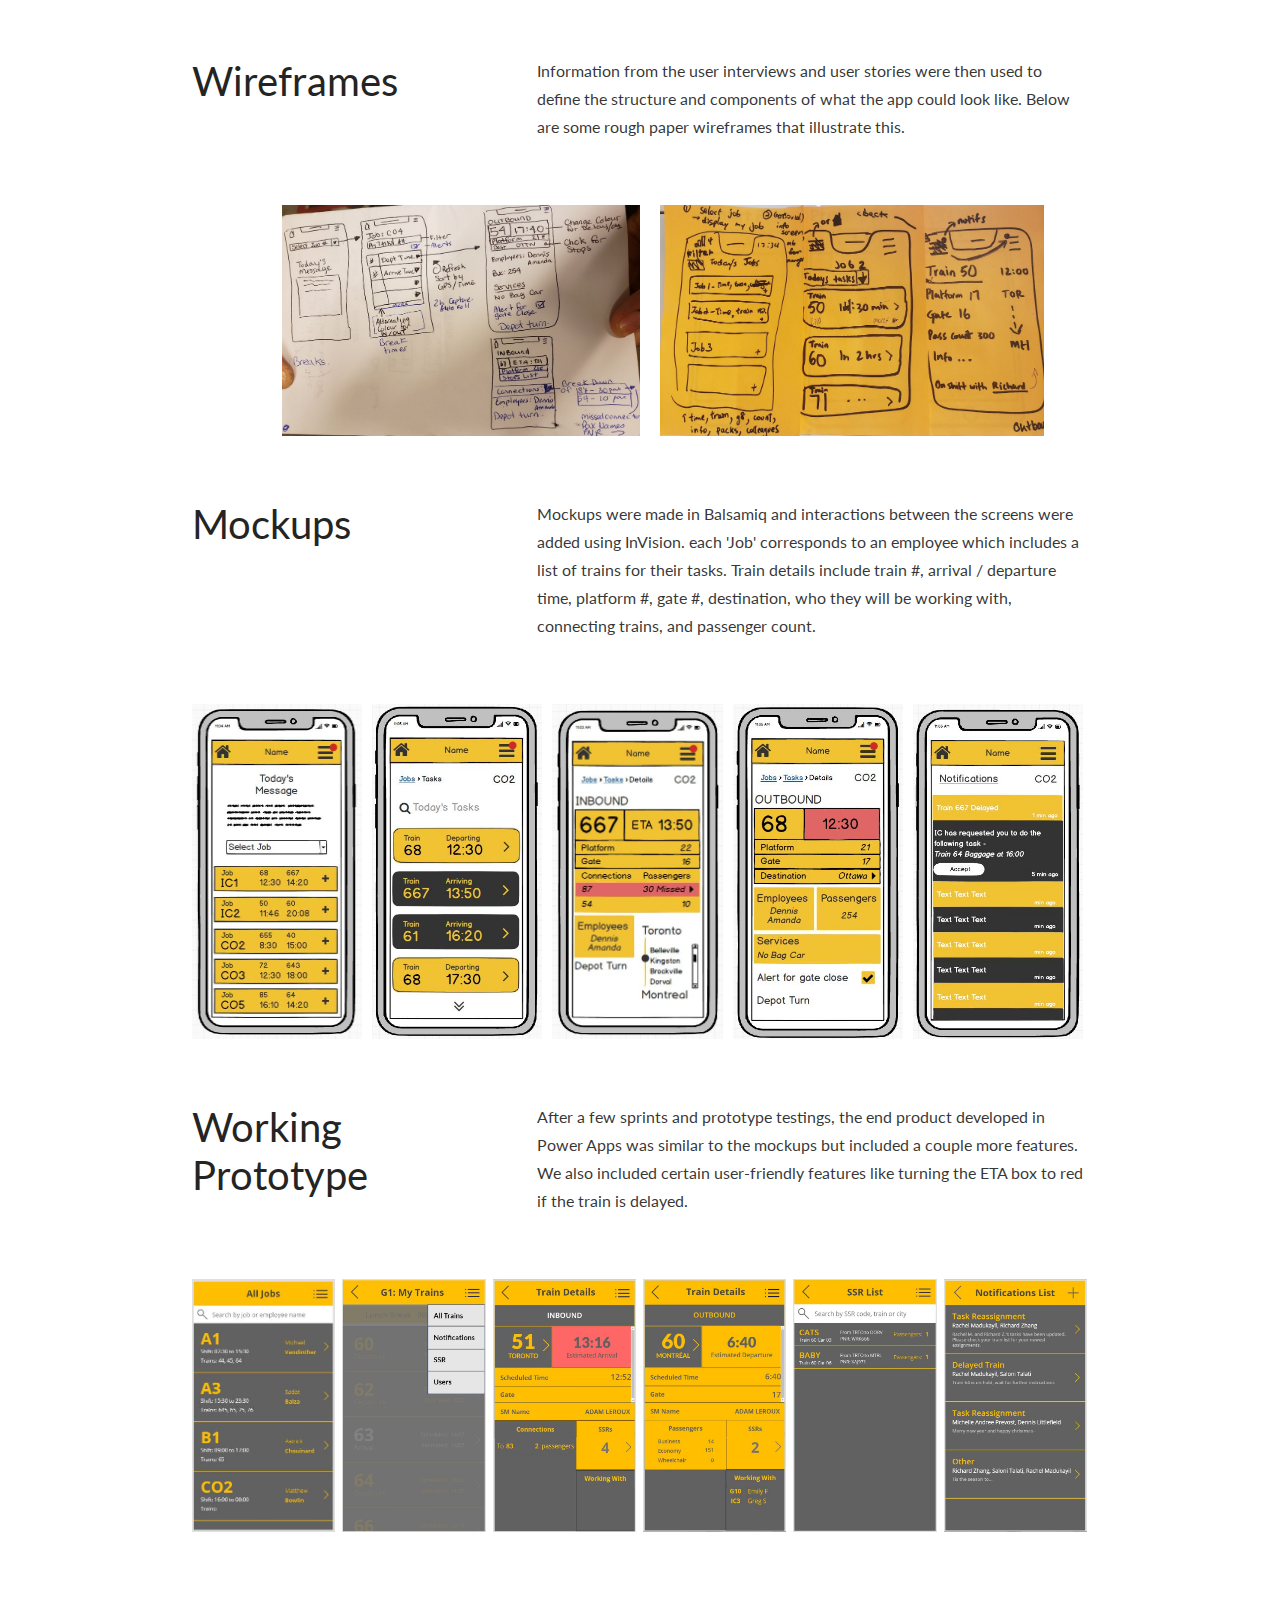
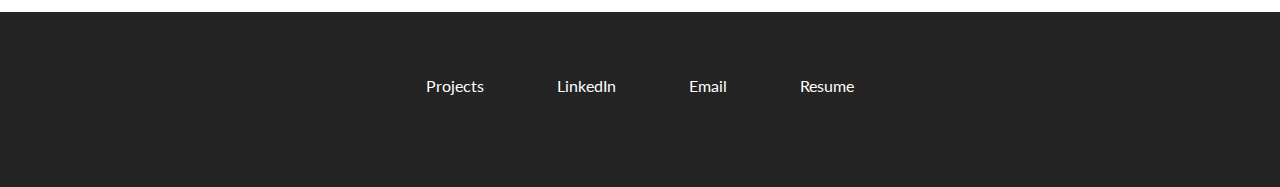
<file: viarail.html>
<html>
    <head>
        <title>Station Hub</title>
        <link rel="stylesheet" href="styles.css">
        <!-- <link rel="stylesheet" href="https://www.w3schools.com/w3css/4/w3.css"> -->
        
    </head>
    <body>
        <section>
            <nav>
                <div class="personal__logo"><a href="index.html" style="color: #007c7d;">Saloni Talati</a></div>
                <ul class="nav__link--list">
                    <!-- <li class="nav__link li-home">
                        <a href="#languages" class="
                        nav__link--anchor
                        link__hover-effect
                        link__hover-effect--black
                        ">Languages</a>
                    </li> -->
                    <li class="nav__link li-home">
                        <a href="index.html#projects" class="
                        nav__link--anchor
                        link__hover-effect
                        link__hover-effect--black
                        ">Projects</a>
                    </li>
                    <li class="nav__link li-home">
                        <a href="mailto:email@email.com" class="
                        nav__link--anchor
                        nav__link--anchor-primary
                        ">Contact</a>
                    </li>
                </ul>
            </nav>
        </section>
    <div class="container">
        <div class="prj-img">
            <div style="display: flex; align-items: flex-start;">
            <img src="./Assets/VIA Rail Logo Colour_high res.jpg" style=" max-height: 150px; margin-right: 10px; margin-top: 230px; margin-left: 4rem;" alt="">
            <h1 style="margin-top: 200px; font-size: 80px; color: rgb(63, 63, 63); text-align: left;">Station <br> Hub</h1>
            <h4 style="margin-left: 250px; margin-top: 200px; color: rgb(63, 63, 63); ">
                <ul style="list-style-type: none; text-align: left;">
                    <li style="font-style: normal; font-weight: 400; line-height: 3rem;"><b>Methods: </b>User Stories, Wireframes, Mockups, Prototype</li>
                    <li style="font-style: normal; font-weight: 400; line-height: 3rem;"><b>Tools: </b>Balsamiq, InVision, Figma, Power Apps</li>
                    <li style="font-style: normal; font-weight: 400; line-height: 3rem;"><b>Duration: </b>4 months</li>
                    <li style="font-style: normal; font-weight: 400; line-height: 3rem;"><b>Project Type: </b>Co-op</li>
                </ul>
            </h4>
            </div>
        </div>

        <div class="prj-section">
            <div class="prj-subtitle">
                <h5>Context</h5>
            </div>
            <div class="prj-content">
                
                <p class="prj-para">
                    At my previous internship at Via Rail in Montreal, I worked with 2 other interns. On our visit to the Toronto station, we had the opportunity to talk to various employees working at the station and gained a lot of insight into their daily and weekly processes. However, we also realized that these processes and tasks could also be made more efficient.

                    One of the situations of concern was that a lot of paper was printed daily for the onboarding staff for their daily tasks which included their trains and train details all on paper. As a solution, we built an app that would show each employee their specific tasks / trains and its details.
                </p>
            </div>
        </div>
        <div class="prj-section">
            <div class="prj-subtitle">
                <h5>Objective</h5>
            </div>
            <div class="prj-content">
                
                <p class="prj-para">
                    The Station Hub app is an application that is designed to help the station employees with their daily tasks. This was created by me and two other interns through the sprint design process. This app was developed in PowerApps.

                    We interviewed the employees who would be our users and observed their tasks and processes. We then created user stories, wireframes, mockups, and prototypes, which were tested by the users at every sprint session. An iterative design process was used to design and build this mobile app.
                </p>
            </div>
        </div>
        <div class="prj-section">
            <div class="prj-subtitle">
                <h5>User Stories</h5>
            </div>
            <div class="prj-content">
                
                <p class="prj-para">
                    User Stories were created for our main users, the Senior Station Attendants (SSA) after conducting user interviews with the employees at the station.
                    <ul class="prj-para">
                        <li class="prj-bullets">As an SSA, I need to know which tasks have been assigned to me for the day</li>
                        <li class="prj-bullets">As an SSA, I need to know when my breaks are</li>
                        <li class="prj-bullets">As an SSA, I need to know when my inbound trains are estimated to arrive at the station</li>
                    </ul> and so on...
                </p>
            </div>
        </div>
        <div class="prj-section">
            <div class="prj-subtitle">
                <h5>Wireframes</h5>
            </div>
            <div class="prj-content"> 
                <p class="prj-para">
                    Information from the user interviews and user stories were then used to define the structure and components of what the app could look like. Below are some rough paper wireframes that illustrate this. 
                </p>
            </div>
        </div>
        <div class="prj-section">
            <img src="./Assets/via-wireframe1.jpg"  style="max-width: 40%; margin-left: 90px;" alt="">
            <img src="./Assets/via-wireframe2.jpg"  style="max-width: 45%; padding-left: 20px;" alt="">
        </div>
        <div class="prj-section">
            <div class="prj-subtitle">
                <h5>Mockups</h5>
            </div>
            <div class="prj-content"> 
                <p class="prj-para">
                    Mockups were made in Balsamiq and interactions between the screens 
                    were added using InVision. each 'Job' corresponds to an employee which includes 
                    a list of trains for their tasks. Train details include train #, arrival / departure 
                    time, platform #, gate #, destination, who they will be working with, connecting trains, and passenger count. 
                </p>
            </div>
        </div>
        <div class="prj-section" style="display: flex;">
            <img src="./Assets/mock_screen2.jpg" class="mockups"  alt="">
            <img src="./Assets/mock_screen4.jpg" class="mockups" alt="">
            <img src="./Assets/mock_screen5_inbound.jpg" class="mockups" alt="">
            <img src="./Assets/mock_screen5_outbound.jpg" class="mockups" alt="">
            <img src="./Assets/mock_screen6.jpg" class="mockups"   alt="">
        </div>
        <div class="prj-section">
            <div class="prj-subtitle">
                <h5>Working Prototype</h5>
            </div>
            <div class="prj-content"> 
                <p class="prj-para">
                    After a few sprints and prototype testings, the end product developed in Power Apps was similar to the mockups but included a couple more features. We also included certain user-friendly features like turning the ETA box to red if the train is delayed.
                </p>
            </div>
        </div>
        <div class="prj-section" style="display: flex;">
            <img src="./Assets/screen2.jpg" class="via-prot"  alt="">
            <img src="./Assets/screen_menu.jpg" class="via-prot" alt="">
            <img src="./Assets/screen4_inbound.jpg" class="via-prot" alt="">
            <img src="./Assets/screen4_outbound.jpg" class="via-prot" alt="">
            <img src="./Assets/screen4_outbound_SSR.jpg" class="via-prot"   alt="">
            <img src="./Assets/screen5.jpg" class="via-prot"   alt="">
        </div>
    </div>
    <footer>
        <div class="row footer__row">
            <!-- <a href="#" class="footer__anchor">
                <figure class="footer__logo">
                    <img src="./Assets/logo.svg" class="footer__logo--img" alt="">
                </figure>
                <span class="footer__logo--popper">
                    Top
                    <i class="fas fa-arrow-up"></i>
                </span>
            </a> -->
            <div class="footer__social--list">
                <a href="index.html#projects" class="
                footer__social--link
                link__hover-effect
                link__hover-effect--white"
                >Projects</a>
            <a href="https://www.linkedin.com/in/saloni-talati/" class="
            footer__social--link
            link__hover-effect
            link__hover-effect--white"
            target="_blank">LinkedIn</a>
            <a href="mailto:email@email.com" class="
            footer__social--link
            link__hover-effect
            link__hover-effect--white"
            target="_blank">Email</a>
            <a href="./Assets/Resume_Saloni_Talati.pdf" class="
            footer__social--link
            link__hover-effect
            link__hover-effect--white"
            target="_blank">Resume</a>
        </div>
        <!-- <div class="footer__copyright">Copyright © 2021 Saloni Talati</div> -->
    </footer>
    </body>
</html>
</file>
<file: styles.css>
@import url('https://fonts.googleapis.com/css2?family=Lato:wght@400;700&display=swap');
* {
    font-family: 'Lato', sans-serif;
    padding: 0;
    margin: 0;
    box-sizing: border-box;
}

html {
    scroll-behavior: smooth;
}

h1, h2, h3, h4, h5, h6, span {
    color: #242424;
    text-align: center;
    line-height: 1.25;
}

h1 {
    font-size: 31px;
}

p {
    line-height: 1.5;
    font-size: 16px;
}

a {
    text-decoration: none;
    position: relative;
    transition: opacity 300ms ease;
}

i:hover {
    opacity: 0.7;
}

.link__hover-effect:after {
    content: "";
    position: absolute;
    height: 3px;
    width: 0;
    bottom: -3px;
    right: 0;
    transition: all 300ms ease;
}

.link__hover-effect:hover:after {
    width: 100%;
    left: 0;
}

.link__hover-effect--white:after {
    background-color: #fff;
}

.link__hover-effect--black:after {
    background-color: #000;
}

.li-home {
    list-style-type: none;
}

.flex {
    display: flex;
}

.flex-1 {
    flex: 1;
}

.row {
    width: 100%;
    max-width: 800px;
    margin: 0 auto;
    padding: 0 12px;
}

.container {
    padding: 50px 0;
}

.text--purple {
    /* color: #6030b1; */
    color: #007d7c;
}

/* section:nth-child(even) {
    background-color: #f8f8f8;
} */

.section__title {
    margin-bottom: 20px;
}

/* NAVIGATION BAR */

nav {
    height: 100px;
    width: 100%;
    max-width: 1100px;
    margin: 0 auto;
    display: flex;
    justify-content: space-between;
    align-items: center;
    padding: 0 12px;
}

.nav__link--list {
    display: flex;
}

.nav__link--anchor {
    margin: 0 12px;
    color: #242424;
    text-decoration: none;
    font-weight: 700;
}

.nav__link--anchor-primary {
    background-color: #007c7d;
    padding: 8px 20px;
    border-radius: 50px;
    color: white;
    transition: all 300ms ease;
}

.nav__link--anchor-primary:hover {
    background-color: #00a5a7;
}

.personal__logo {
    font-size: 24px;
    color: #007c7d;
    margin: 0 12px;
    font-weight: bold;
}

/* ABOUT ME */

#about-me {
    min-height: 100vh;
    display: flex;
    flex-direction: column;
}

.about-me__info {
    display: flex;
    flex-direction: column;
}

.about-me__info--container {
    display: flex;
    flex-direction: column;
    justify-content: center;
    align-items: center;
    max-width: 600px;
    margin: 0 auto;
    text-align: center;
}

.about-me__picture--mask {
    width: 100px;
    height: 100px;
    border-radius: 50%;
    overflow: hidden;
    box-shadow:0 8px 16px rgba(0, 0, 0, 0.16); /*8px is putting shadow under, 16px is blurring it */
    margin-bottom: 28px;
    animation: animate-profile-picture 800ms 200ms backwards;
}

@keyframes animate-profile-picture {
    0% {
        transform: scale(0);
    }
    80% {
        transform: scale(1.1);
    }
    100% {
        transform: scale(1);
    }
}

.about-me__picture {
    width: 100%;

    /* Improving my own picture */
    transform: scale(2);
    padding-top: 4px;
    padding-left: 8px;
}

.about-me__info--title {
    margin-bottom: 16px;
    animation: fade-up 650ms 400ms backwards;
}

.about-me__info--para {
    font-size: 20px;
    margin-bottom: 28px;
    animation: fade-up 650ms 600ms backwards;
}

.about-me__link {
    font-size: 20px;
    color: #242424;
    text-decoration: none;
    padding: 0 16px;
}

.about-me__links {
    animation: fade-up 650ms 800ms backwards;
}

@keyframes fade-up {
    0% {
        opacity: 0;
        transform: translateY(40px);
    }
    100% {
        opacity: 1;
        transform: translateY(0);
    }
}

.about-me__img--container {
    flex: 1;
    display: flex;
    align-items: center;
    margin-top: 30px;
}

.about-me__img {
    display: block;
    width: 45%;
    margin-left: auto;
    margin-right: auto;
    animation: fade-in 1200ms 800ms backwards;
}

@keyframes fade-in {
    0% {
        opacity: 0;
    }
    100% {
        opacity: 1;
    }
}

.wave {
    display: inline-block;
    animation:animate-wave 500ms infinite ease-in-out;
}

@keyframes animate-wave {
    0% {
        transform: rotate(0);
    }
    50% {
        transform: rotate(30deg);
    }
    100% {
        transform: rotate(0);
    }
}


/* TECH STACK */

#languages {
    background-color: #f8f8f8;
}

.language__img {
    width: 100%;
    max-width: 100px;
    transition: all 300ms ease;
}

.language:hover .language__img {
    filter: brightness(80%);
    opacity: 0.86;
    transform: scale(0.9);
}

.language {
    width: 25%;
    display: flex;
    justify-content: center;
    position: relative;
}

.language__img--wrapper {
    display: flex;
    justify-content: center;
    align-items: center;
    padding: 25px 16px;
}

.language__list {
    display: flex;
    width: 100%;
    flex-wrap: wrap;
    justify-content: center;
}

.language__name {
    position: absolute;
    bottom: 0;
    transform: scale(0);
    transition: all 300ms ease;
    font-size: 20px;
    opacity: 0;
}

.language:hover .language__name {
    transform: scale(1);
    opacity: 1;
}

/* PROJECTS */

.project {
    margin-bottom: 135px;
}

.project:last-child {
    margin-bottom: 40px;
}

.project__img {
    width: 100%;
    transition: all 500ms ease;
}

.project__wrapper {
    display: flex;
    box-shadow: 0 20px 80px rgba(0, 0, 0, 0.45);
    border-radius: 20px;
    overflow: hidden;
    position: relative;
}

.project__wrapper:before {
    content: "";
    position: absolute;
    top: 0;
    left: 0;
    height: 100%;
    width: 100%;
    background-color: #1c1d25;
    opacity: 0;
    transition: opacity 450ms ease;
    z-index: 2;
}

.project:hover .project__wrapper:before{
    opacity: 0.7;
}

.project:hover .project__img {
    transform: scale(1.07);
    filter: blur(5px);
}

.project:hover .project__description {
    opacity: 1;
    transform: translateY(-50%);
}

.project__list {
    padding-top: 40px;
}

.project__description {
    position: absolute;
    top: 50%;
    left: 90px;
    transform: translateY(100%);
    max-width: 550px;
    z-index: 3;
    opacity: 0;
    transition: transform 450ms, opacity 300ms;
}

.project__description--title {
    font-size: 40px;
}

.project__description--para {
    margin: 16px 0;
}

.project__description--link {
    font-size: 20px;
    margin-right: 15px;
    text-decoration: none;
}

.project__description--title,
.project__description--sub-title,
.project__description--para,
.project__description--link {
    text-align: left;
    color: #fff;
}

/* FOOTER */

footer {
    background-color: #242424;
}


.footer__logo--img {
    width: 70px;
    height: 70px;
}

.footer__row {
    display: flex;
    flex-direction: column;
    align-items: center;
    justify-content: center;
    padding: 5% 0;
}

.footer__social--link,
.footer__copyright,
.footer__logo--popper {
    color: #fff;
}

.footer__social--list {
    margin-bottom: 28px;
    width: 100%;
    max-width: 500px;
    display: flex;
    justify-content: space-around;
}

.footer__logo--popper {
    position: absolute;
    right: 0;
    top: 30px;
    font-weight: 700;
    opacity: 0;
    transition: all 300ms ease;
}

.footer__anchor {
    position: relative;
    margin-bottom: 20px;
}

.footer__anchor:hover .footer__logo--popper {
    transform: translateX(60px);
    opacity: 1;
}

/* Small phones, tablets, large smartphones */
@media (max-wdith:768px) {
    nav {
        height: 68px;
    }

    h1 {
        font-size: 28px;
    }

    .about-me__info--para {
        font-size: 18px;
    }

    .language {
        width: calc(100%/3);
    }

    .project__description--para {
        font-size: 14px;
    }

    .project__description {
        left: 30px;
        padding-right: 30px;
    }
}

/* Small phones */
@media (max-width: 480px) {
    .nav__link:not(:last-child) {
        display: none;
    }

    .project__description {
        padding: 0;
        left: 0;
        width: 100%;
    }

    .project__description--para {
        display: none;
    }

    .project__description--links {
        display: flex;
        justify-content: center;
    }

    .project__description--title {
        font-size: 32px;
        line-height: 1;
        text-align: center;
    }

    .project__description--sub-title {
        text-align: center;
        margin: 12px 0;
    }
}

/* PROJECTS PAGES */

.container {
    display: block;
    align-content: center;
    margin: auto;
    padding-bottom: 1rem;
}

@media (max-width: 1280px){
.container {
    max-width: 90%;
}}

.prj-img {
    height: 35rem;
    /* background-color: rgba(0, 0, 0, 0.06); */
    /* margin: 0 0; */
    margin-left: 100px;
    margin-right: 100px;
    border-radius: .5rem;
    overflow: hidden;
    display: flex;
    /* align-items:flex-start; */
    justify-content:first baseline;
    flex-direction: column;
}

.prj-section {
    display: flex;
    flex-direction: row;
    margin: 4rem 8rem;
}

.prj-subtitle {
    width: 35%;
    margin-right: 3rem;
}

h5 {
    font-size: 2.5rem;
    font-style: normal;
    font-weight: 400;
    line-height: 3rem;
    letter-spacing: 0em;
    text-align: left;
    margin: 0 0 .5rem 0;
    
}

.prj-content {
    width: 65%;
    display: block;
}

.callout {
    font-weight: 600;
    font-size: 1.5rem;
    margin: 0 0 1rem 0;
    color: rgba(0, 0, 0, 0.8);
    line-height: 2.25rem;
}

.callout-2 {
    font-weight: 600;
    font-size: 1rem;
    margin: 0 0 1rem 0;
    color: rgba(0, 0, 0, 0.8);
    line-height: 1.75rem;
    padding: 0 40px;
}

.prj-para {
    font-weight: 400;
    font-size: 16px;
    margin: 0;
    color: rgba(0, 0, 0, 0.8);
    line-height: 1.75rem;
}

.prj-bullets {
    list-style-type: circle;
    margin-left: 40px;
}

.ordered-list {
    font-weight: 400;
    font-size: 16px;
    margin: 0;
    color: rgba(0, 0, 0, 0.8);
    line-height: 1.75rem;
}

.wireframe {
    max-width: 16%;
   /* max-height: 16%; */
    margin-right: 10px;
    border-style: solid;
    border-color: black;
    border-width: 1px;
}

.mobile {
    max-width: 16%;
   /* max-height: 16%; */
    margin-right: 10px;
    border: 0.5px solid black;
    border-radius: 15px;
}

.tablet {
    max-width: 25%;
    margin-right: 10px;
    border: 0.5px solid black;
    border-radius: 15px;
}

.t-wireframe {
    max-width: 100%;
}

.uflow {
    border: 1px solid gray;
    margin-right: 5px;
}

.recipe-mockups {
    max-width: 30%;
    margin-right: 5px;
    padding: 20px 20px 20px 20px;
}

.mockups {
    max-width: 19%;
  /*  max-height: 19%; */
    margin-right: 10px;
}

.via-prot {
    max-width: 16%;
   /* max-height: 16%; */
    margin-right: 7px;
}
</file>
